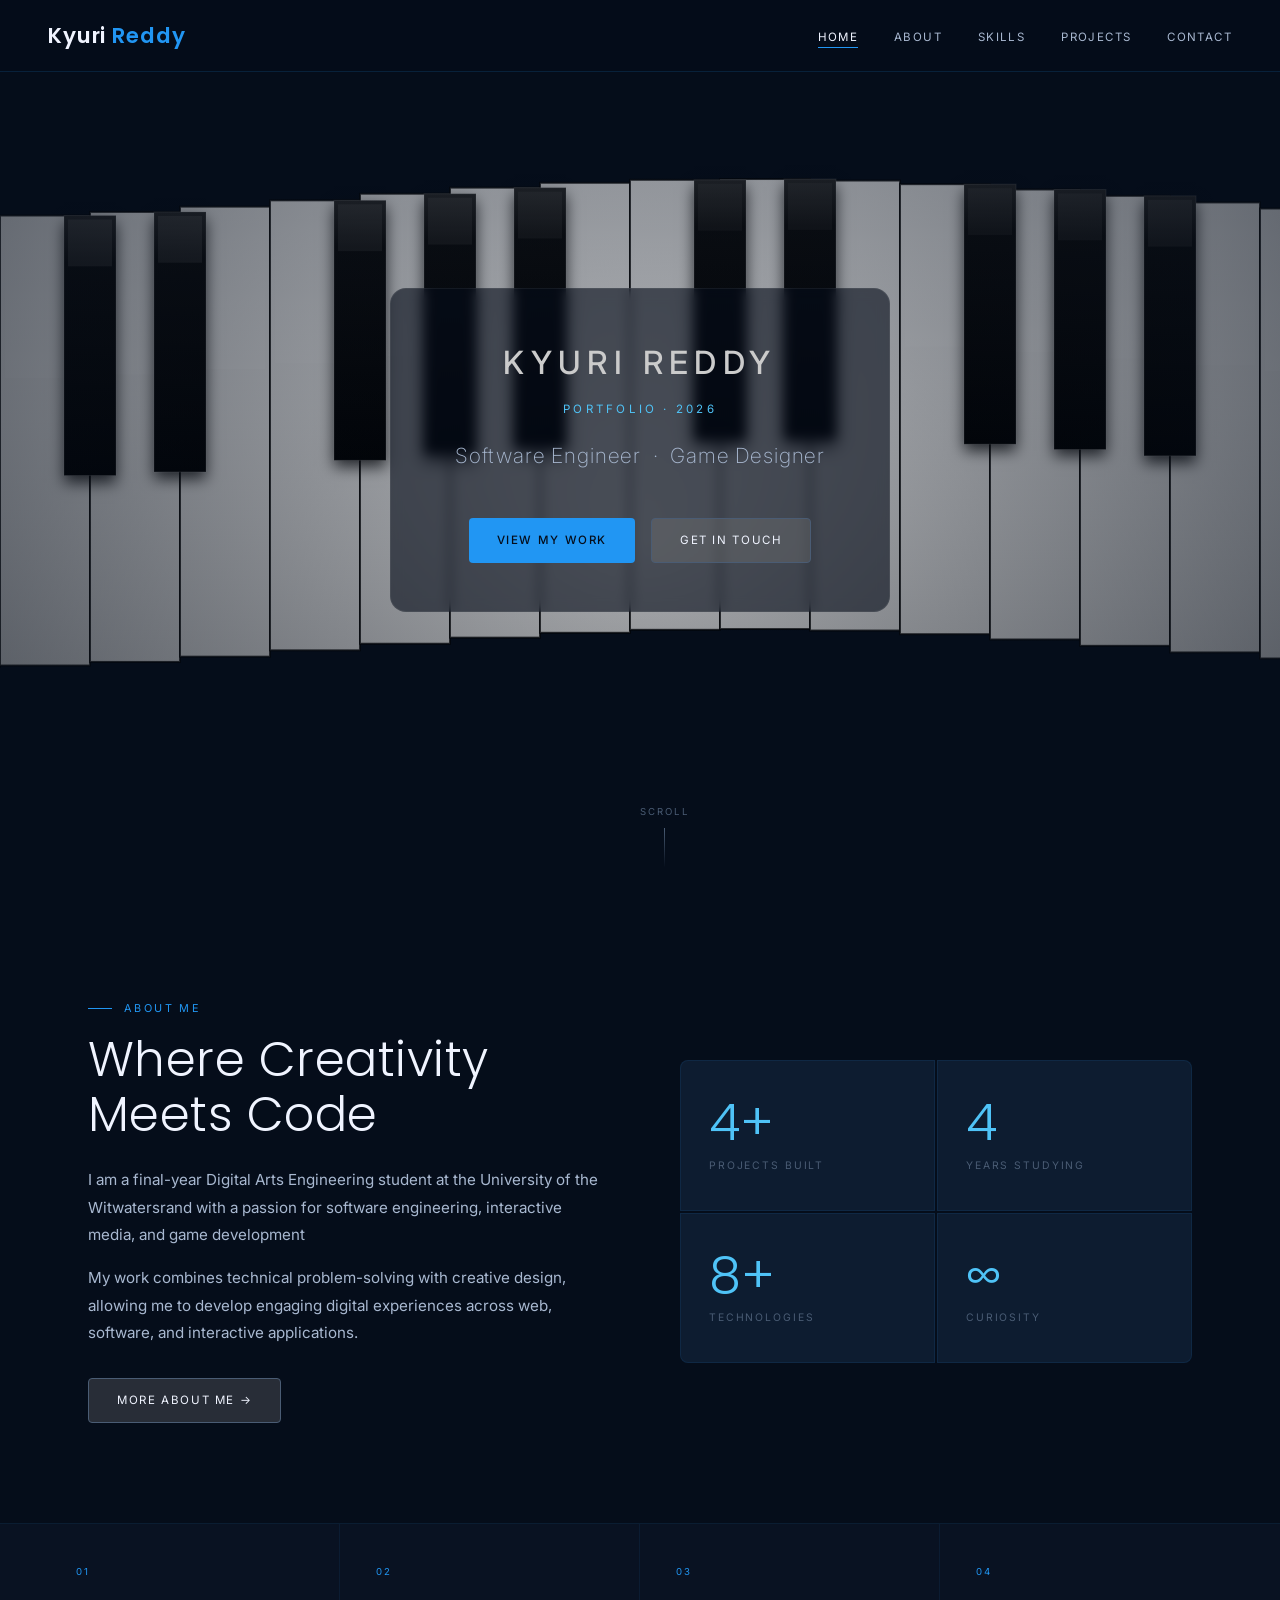
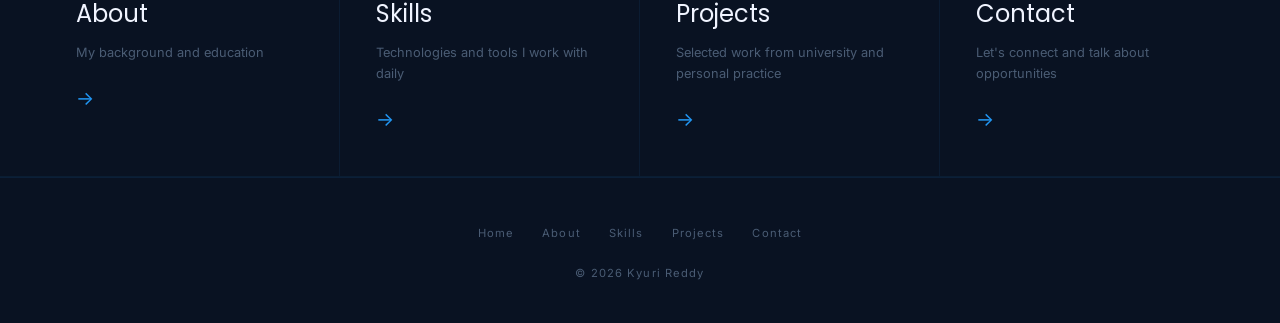
<file: index.html>
<!DOCTYPE html>
<html lang="en">
<head>
  <meta charset="UTF-8">
  <meta name="viewport" content="width=device-width, initial-scale=1.0">
  <title>Home | Kyuri Reddy</title>
  <link rel="stylesheet" href="css/style.css">
  <link rel="stylesheet" href="css/home.css">
</head>
<body>

  <div id="nav-container"></div>

  <div class="page-wrapper" style="padding-top:0;">

    <!-- HERO -->
    <section class="hero" id="hero">
      <canvas id="piano-canvas" aria-hidden="true"></canvas>

<div class="hero-content">
  <p class="hero-name-top">Kyuri Reddy</p>
  <p class="hero-eyebrow">Portfolio · 2026</p>
  <p class="hero-tagline">Software Engineer &nbsp;·&nbsp; Game Designer</p>
  <div class="hero-ctas">
    <a href="pages/projects.html" class="btn btn-primary">View My Work</a>
    <a href="pages/contact.html" class="btn btn-outline">Get In Touch</a>
  </div>
</div>

      <div class="hero-scroll-hint">
        <span>Scroll</span>
        <div class="scroll-line"></div>
      </div>
    </section>

    <!-- INTRO -->
    <section class="intro-section" aria-label="Introduction">
      <div class="intro-text reveal">
        <div class="section-tag">About Me</div>
        <h2>Where Creativity Meets Code</h2>
        <p>I am a final-year Digital Arts Engineering student at the University of the Witwatersrand with a passion for software engineering, interactive media, and game development</p>
        <p>My work combines technical problem-solving with creative design, allowing me to develop engaging digital experiences across web, software, and interactive applications.</p>
        <a href="pages/about.html" class="btn btn-outline">More About Me →</a>
      </div>
      <div class="intro-stats reveal">
        <div class="stat-card">
          <div class="stat-number">4+</div>
          <div class="stat-label">Projects Built</div>
        </div>
        <div class="stat-card">
          <div class="stat-number">4</div>
          <div class="stat-label">Years Studying</div>
        </div>
        <div class="stat-card">
          <div class="stat-number">8+</div>
          <div class="stat-label">Technologies</div>
        </div>
        <div class="stat-card">
          <div class="stat-number">∞</div>
          <div class="stat-label">Curiosity</div>
        </div>
      </div>
    </section>

    <!-- PAGE NAV ROW -->
    <section class="page-nav-section" aria-label="Site navigation">
      <div class="page-nav-row">
        <a href="pages/about.html" class="page-nav-item reveal">
          <div class="pni-num">01</div>
          <div class="pni-title">About</div>
          <div class="pni-desc">My background and education</div>
          <div class="pni-arrow">→</div>
        </a>
        <a href="pages/skills.html" class="page-nav-item reveal">
          <div class="pni-num">02</div>
          <div class="pni-title">Skills</div>
          <div class="pni-desc">Technologies and tools I work with daily</div>
          <div class="pni-arrow">→</div>
        </a>
        <a href="pages/projects.html" class="page-nav-item reveal">
          <div class="pni-num">03</div>
          <div class="pni-title">Projects</div>
          <div class="pni-desc">Selected work from university and personal practice</div>
          <div class="pni-arrow">→</div>
        </a>
        <a href="pages/contact.html" class="page-nav-item reveal">
          <div class="pni-num">04</div>
          <div class="pni-title">Contact</div>
          <div class="pni-desc">Let's connect and talk about opportunities</div>
          <div class="pni-arrow">→</div>
        </a>
      </div>
    </section>

  </div>

  <footer></footer>

  <script src="js/nav.js"></script>
  <script src="js/piano.js"></script>
  <script src="js/scroll-reveal.js"></script>

</body>
</html>
</file>
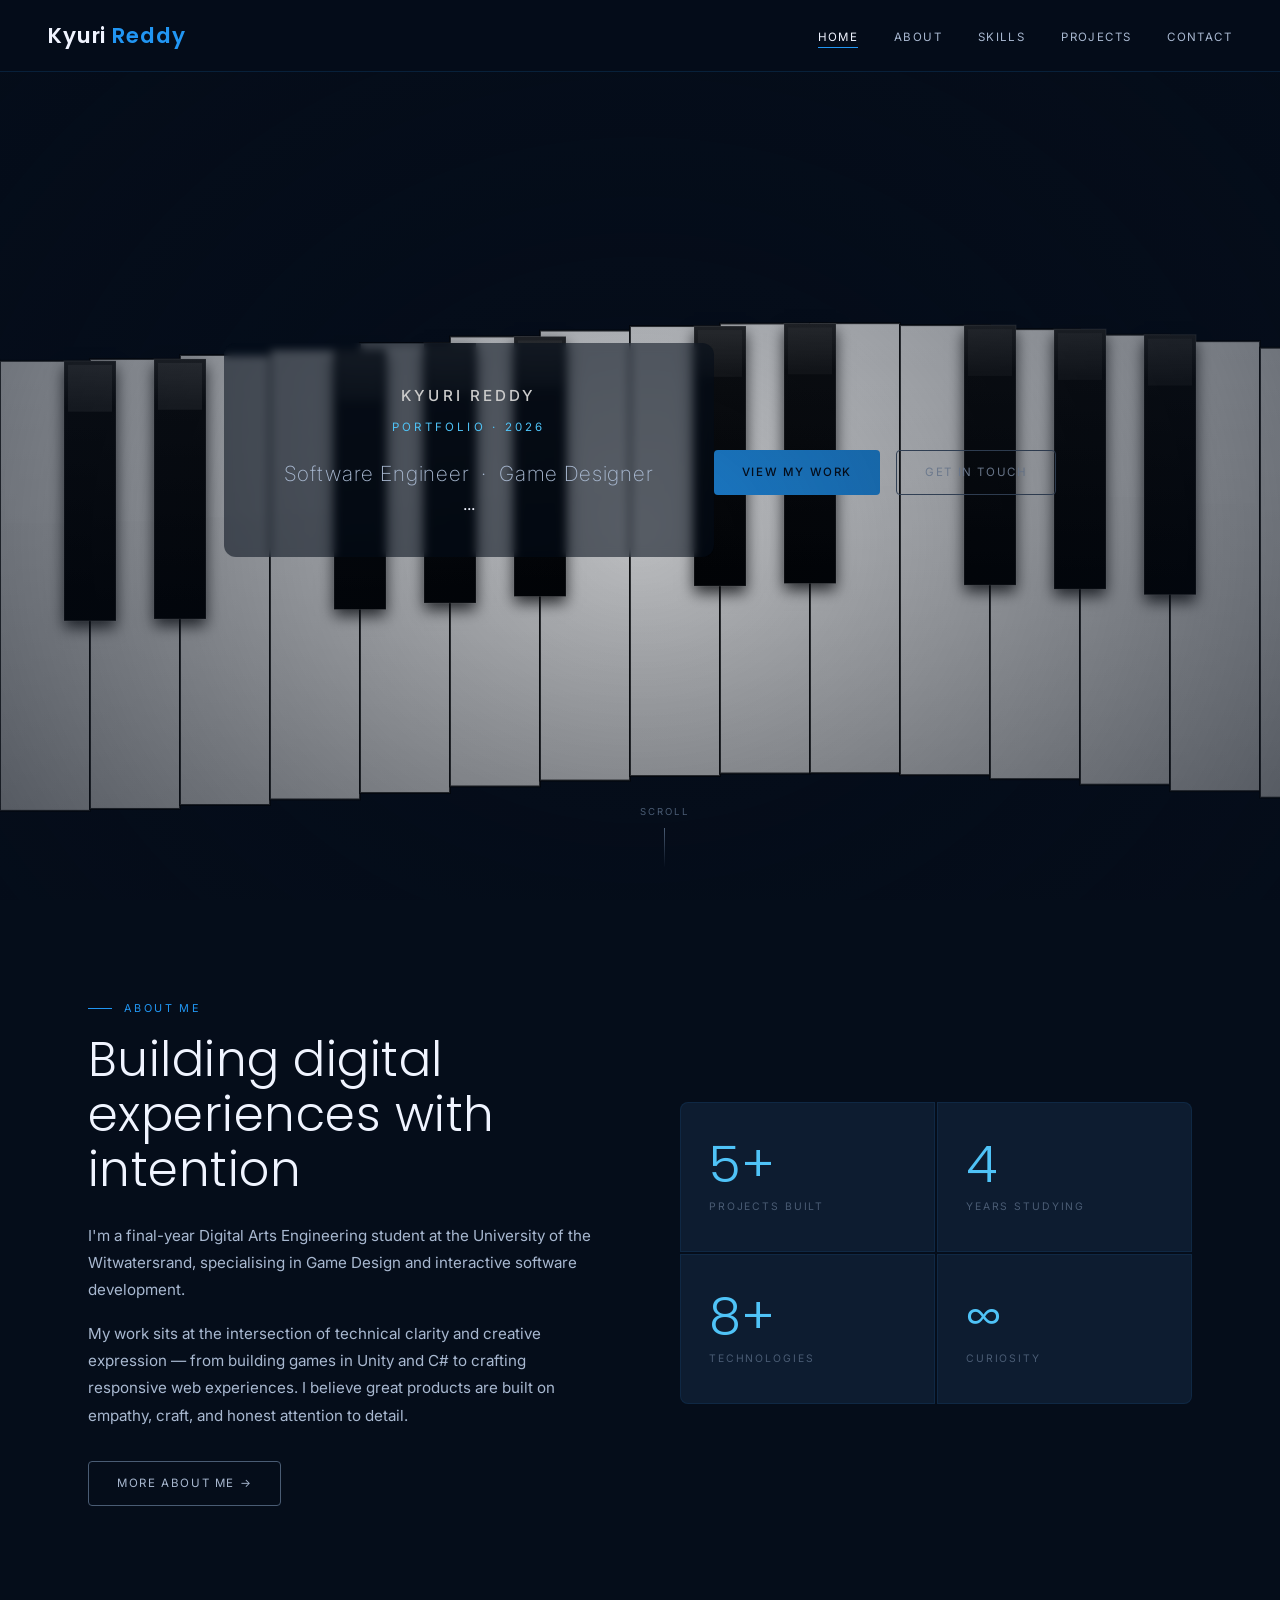
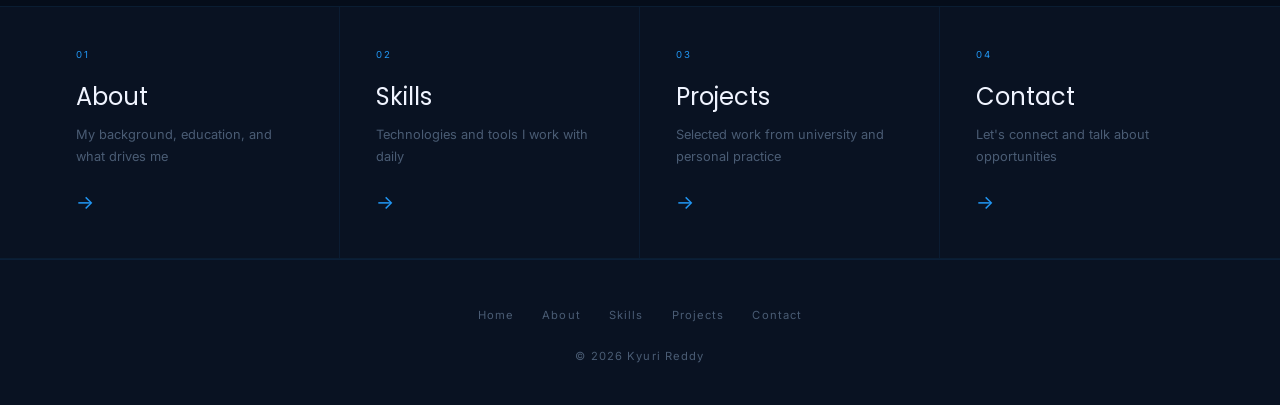
<file: Website/index.html>
<!DOCTYPE html>
<html lang="en">
<head>
  <meta charset="UTF-8">
  <meta name="viewport" content="width=device-width, initial-scale=1.0">
  <title>Kyuri Reddy — Portfolio</title>
  <link rel="stylesheet" href="css/style.css">
  <link rel="stylesheet" href="css/home.css">
</head>
<body>

  <div id="nav-container"></div>

  <div class="page-wrapper" style="padding-top:0;">

    <!-- HERO -->
    <section class="hero" id="hero">
      <canvas id="piano-canvas" aria-hidden="true"></canvas>

<div class="hero-content">
  <p class="hero-name-top">Kyuri Reddy</p>
  <p class="hero-eyebrow">Portfolio · 2026</p>
  <p class="hero-tagline">Software Engineer &nbsp;·&nbsp; Game Designer</p>
  ...
</div><div class="hero-ctas">
          <a href="pages/projects.html" class="btn btn-primary">View My Work</a>
          <a href="pages/contact.html" class="btn btn-outline">Get In Touch</a>
        </div>
      </div>

      <div class="hero-scroll-hint">
        <span>Scroll</span>
        <div class="scroll-line"></div>
      </div>
    </section>

    <!-- INTRO -->
    <section class="intro-section" aria-label="Introduction">
      <div class="intro-text reveal">
        <div class="section-tag">About Me</div>
        <h2>Building digital experiences with intention</h2>
        <p>I'm a final-year Digital Arts Engineering student at the University of the Witwatersrand, specialising in Game Design and interactive software development.</p>
        <p>My work sits at the intersection of technical clarity and creative expression — from building games in Unity and C# to crafting responsive web experiences. I believe great products are built on empathy, craft, and honest attention to detail.</p>
        <a href="pages/about.html" class="btn btn-outline">More About Me →</a>
      </div>
      <div class="intro-stats reveal">
        <div class="stat-card">
          <div class="stat-number">5+</div>
          <div class="stat-label">Projects Built</div>
        </div>
        <div class="stat-card">
          <div class="stat-number">4</div>
          <div class="stat-label">Years Studying</div>
        </div>
        <div class="stat-card">
          <div class="stat-number">8+</div>
          <div class="stat-label">Technologies</div>
        </div>
        <div class="stat-card">
          <div class="stat-number">∞</div>
          <div class="stat-label">Curiosity</div>
        </div>
      </div>
    </section>

    <!-- PAGE NAV ROW -->
    <section class="page-nav-section" aria-label="Site navigation">
      <div class="page-nav-row">
        <a href="pages/about.html" class="page-nav-item reveal">
          <div class="pni-num">01</div>
          <div class="pni-title">About</div>
          <div class="pni-desc">My background, education, and what drives me</div>
          <div class="pni-arrow">→</div>
        </a>
        <a href="pages/skills.html" class="page-nav-item reveal">
          <div class="pni-num">02</div>
          <div class="pni-title">Skills</div>
          <div class="pni-desc">Technologies and tools I work with daily</div>
          <div class="pni-arrow">→</div>
        </a>
        <a href="pages/projects.html" class="page-nav-item reveal">
          <div class="pni-num">03</div>
          <div class="pni-title">Projects</div>
          <div class="pni-desc">Selected work from university and personal practice</div>
          <div class="pni-arrow">→</div>
        </a>
        <a href="pages/contact.html" class="page-nav-item reveal">
          <div class="pni-num">04</div>
          <div class="pni-title">Contact</div>
          <div class="pni-desc">Let's connect and talk about opportunities</div>
          <div class="pni-arrow">→</div>
        </a>
      </div>
    </section>

  </div>

  <footer></footer>

  <script src="js/nav.js"></script>
  <script src="js/piano.js"></script>
  <script src="js/scroll-reveal.js"></script>

</body>
</html>
</file>
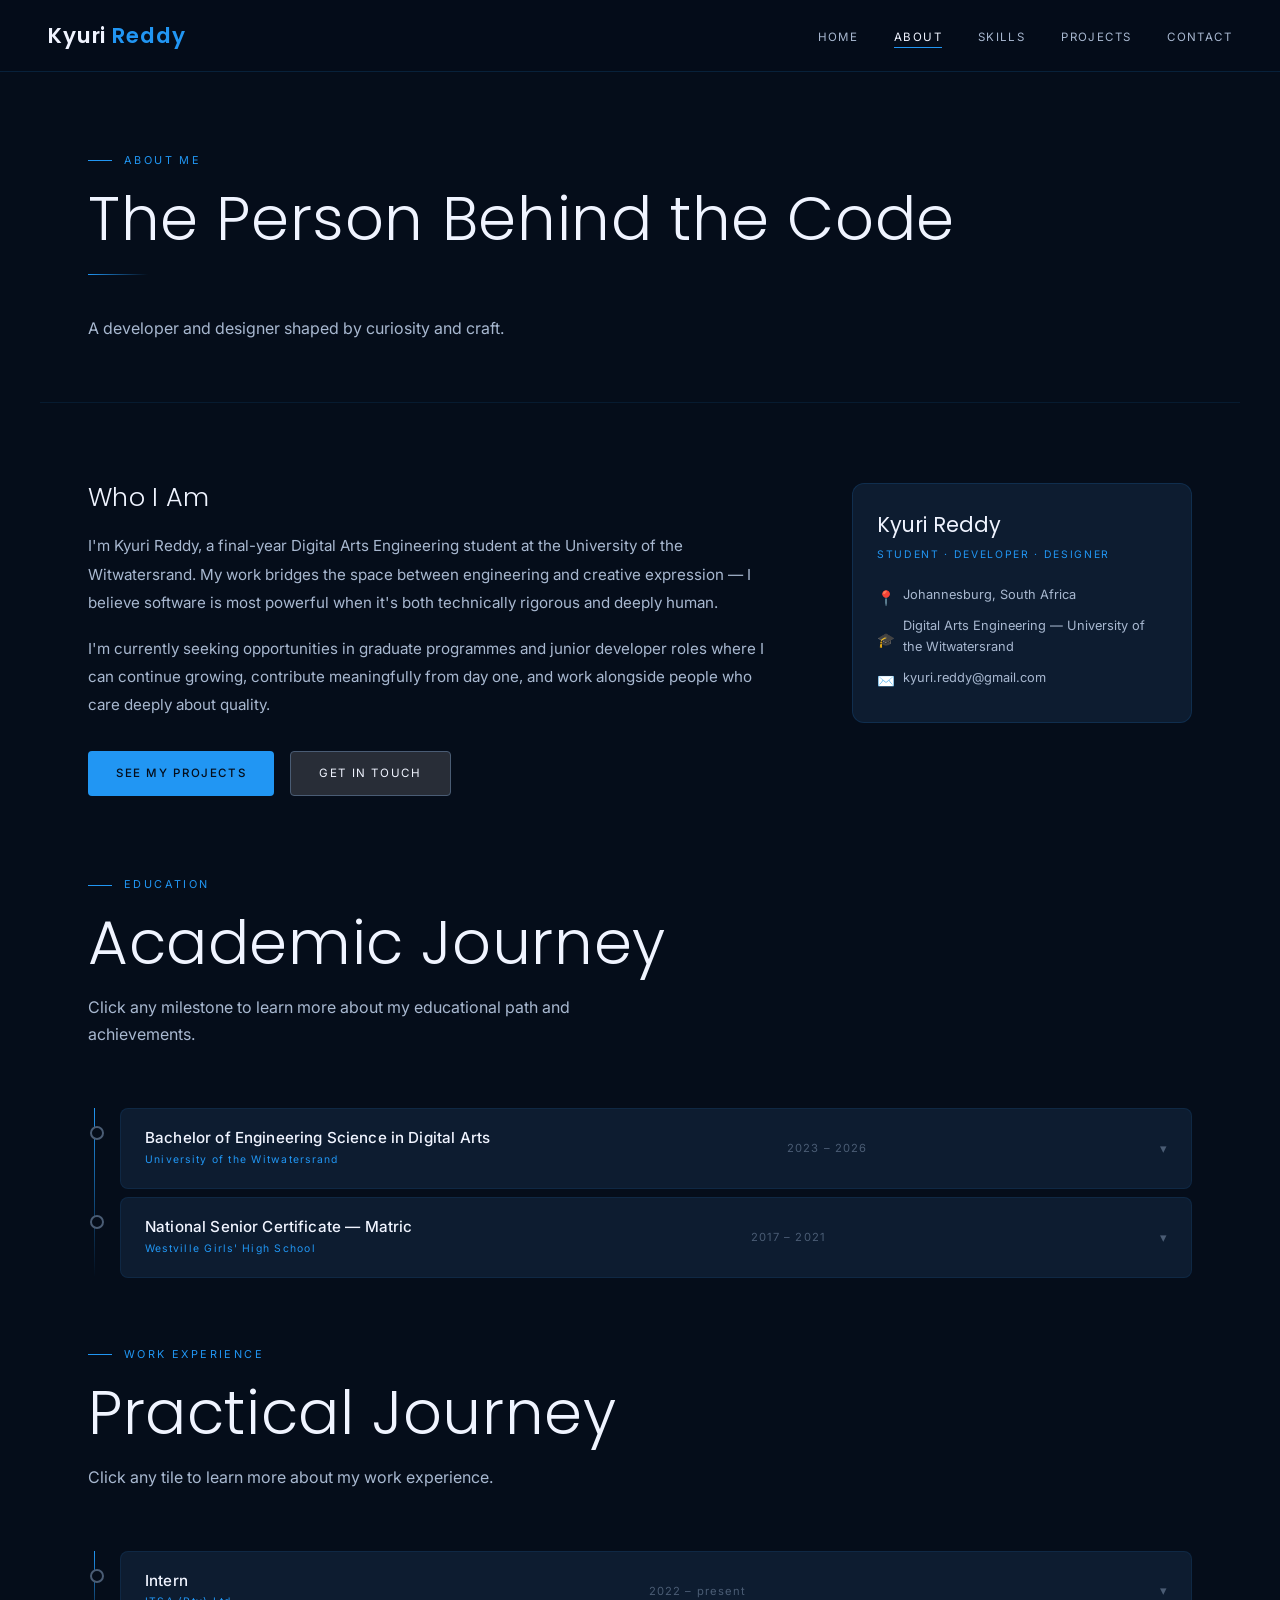
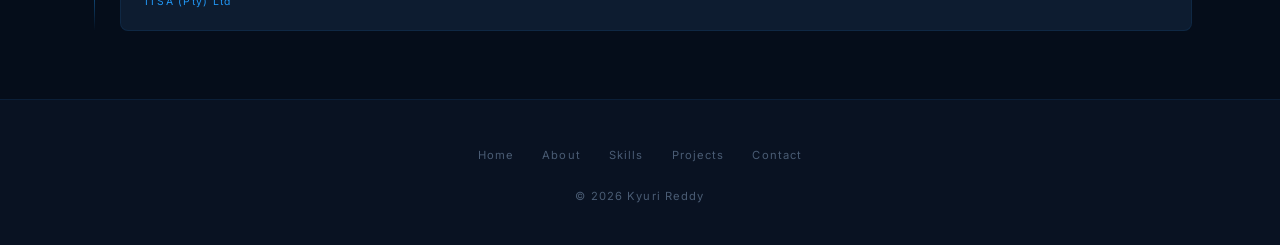
<file: pages/about.html>
<!DOCTYPE html>
<html lang="en">
<head>
  <meta charset="UTF-8">
  <meta name="viewport" content="width=device-width, initial-scale=1.0">
  <title>About | Kyuri Reddy</title>
  <link rel="stylesheet" href="../css/style.css">
  <link rel="stylesheet" href="../css/components.css">
  <link rel="stylesheet" href="../css/about.css">
</head>
<body>
  <div id="nav-container"></div>

  <div class="page-wrapper">

    <header class="page-header">
      <div class="section-tag">About Me</div>
      <h1 class="section-heading">The Person Behind the Code</h1>
      <div class="divider"></div>
      <p class="section-sub" style="margin-bottom:0;">
        A developer and designer shaped by curiosity and craft.
      </p>
    </header>

    <div class="about-grid">

      <!-- Biography -->
      <div class="bio-text reveal">
        <h3>Who I Am</h3>
        <p>I'm Kyuri Reddy, a final-year Digital Arts Engineering student at the University of the Witwatersrand. 
          My work bridges the space between engineering and creative expression — I believe software is most powerful when it's both technically rigorous and deeply human.</p>
        <p>I'm currently seeking opportunities in graduate programmes and junior developer roles where I can continue growing, contribute meaningfully from day one, and work alongside people who care deeply about quality.</p>
        <div style="margin-top:32px; display:flex; gap:16px; flex-wrap:wrap;">
          <a href="projects.html" class="btn btn-primary">See My Projects</a>
          <a href="contact.html" class="btn btn-outline">Get In Touch</a>
        </div>
      </div>

      <!-- Profile Card -->
<div class="profile-card reveal">
  <div class="profile-info">
    <div class="profile-name">Kyuri Reddy</div>
    <div class="profile-role">Student · Developer · Designer</div>
    <div class="profile-detail">
      <span class="icon">📍</span>
      <span>Johannesburg, South Africa</span>
    </div>
    <div class="profile-detail">
      <span class="icon">🎓</span>
      <span>Digital Arts Engineering — University of the Witwatersrand</span>
    </div>
    <div class="profile-detail">
      <span class="icon">✉️</span>
      <span>kyuri.reddy@gmail.com</span>
    </div>
  </div>
</div>

    </div>

    <main>
    <!-- Education Timeline -->
    <section class="timeline-section">
      <div class="section-tag reveal">Education</div>
      <h2 class="section-heading reveal">Academic Journey</h2>
      <p class="section-sub reveal">Click any milestone to learn more about my educational path and achievements.</p>

      <div class="timeline" id="timeline">

        <div class="timeline-item" data-id="0">
          <div class="timeline-dot"></div>
          <div class="timeline-header">
            <div class="timeline-meta">
              <h4>Bachelor of Engineering Science in Digital Arts</h4>
              <div class="tl-institution">University of the Witwatersrand</div>
            </div>
            <div class="timeline-year">2023 – 2026</div>
            <span class="timeline-chevron">▾</span>
          </div>
          <div class="timeline-body">
            <p>Currently completing my final year of the BEngSc Digital Arts degree with a specialisation in Game Design.</p>
            <p>Physics, Mathematics, Electric Circuits, Software Development, Electromagnetic Systems and Game Design are the core subjects. 
              My final year has deepened my ability to produce production-quality digital work that meets real client and industry standards.</p>
          </div>
        </div>

        <div class="timeline-item" data-id="1">
          <div class="timeline-dot"></div>
          <div class="timeline-header">
            <div class="timeline-meta">
              <h4>National Senior Certificate — Matric</h4>
              <div class="tl-institution">Westville Girls' High School</div>
            </div>
            <div class="timeline-year">2017 – 2021</div>
            <span class="timeline-chevron">▾</span>
          </div>
          <div class="timeline-body">
            <p>Completed my National Senior Certificate with distinctions in 6 subjects including Mathematics, Physical Sciences, Life Sciences, History and English Home Language.</p>
          </div>
        </div>
      </div>
      </div>
    
 

     <!-- Work Experience Timeline -->
    <section class="timeline-section">
      <div class="section-tag reveal">Work Experience</div>
      <h2 class="section-heading reveal">Practical Journey</h2>
      <p class="section-sub reveal">Click any tile to learn more about my work experience. </p>

      <div class="timeline" id="timeline-work">

        <div class="timeline-item" data-id="0">
          <div class="timeline-dot"></div>
          <div class="timeline-header">
            <div class="timeline-meta">
              <h4>Intern</h4>
              <div class="tl-institution">ITSA (Pty) Ltd</div>
            </div>
            <div class="timeline-year">2022 – present</div>
            <span class="timeline-chevron">▾</span>
          </div>
          <div class="timeline-body">
            <p>Started with Data Capturing, moved to data creation, modification, task management. Advanced to database management, creation of front-end user requests and coding. Currently working on game platform design, mobile applications. In addition to the above, I am being mentored on AI application, analytics and business intelligence</p>
          </div>
        </div>
      </div>
    </section>
    </main>


  </div>

  <footer></footer>

  <script src="../js/nav.js"></script>
  <script src="../js/scroll-reveal.js"></script>
  <script src="../js/timeline.js"></script>
</body>
</html>
</file>
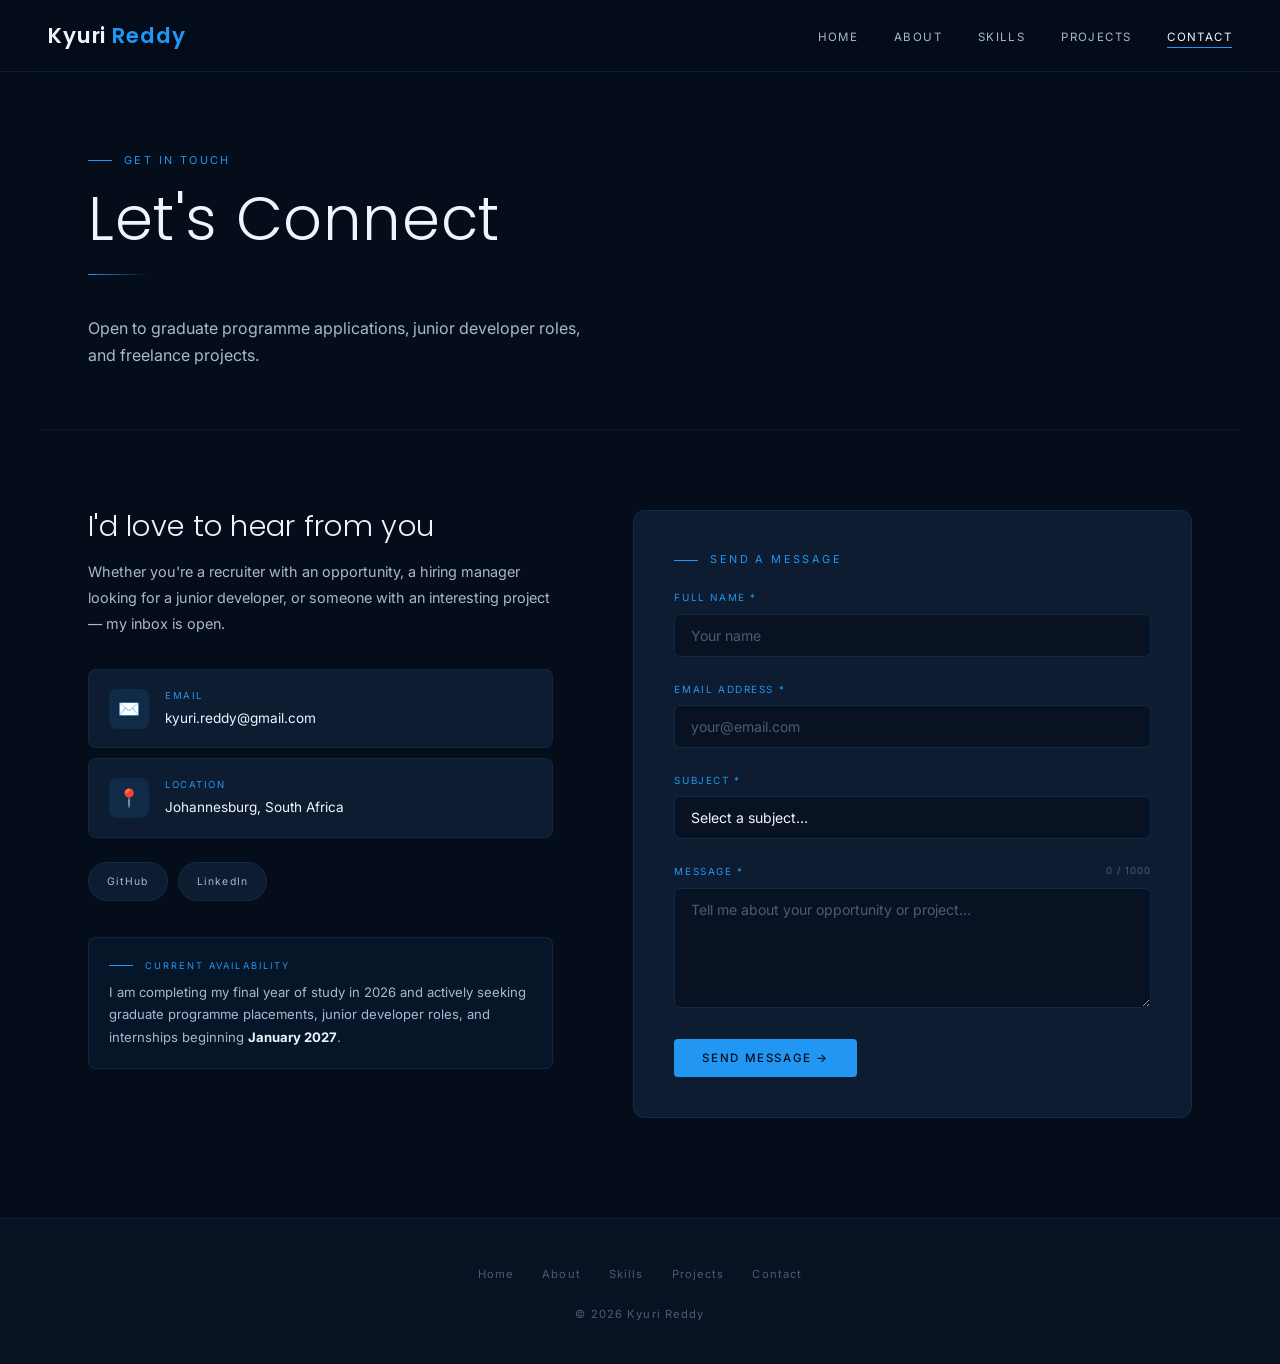
<file: pages/contact.html>
<!DOCTYPE html>
<html lang="en">
<head>
  <meta charset="UTF-8">
  <meta name="viewport" content="width=device-width, initial-scale=1.0">
  <title>Contact | Kyuri Reddy</title>
  <link rel="stylesheet" href="../css/style.css">
  <link rel="stylesheet" href="../css/components.css">
  <link rel="stylesheet" href="../css/contact.css">
</head>
<body>
  <div id="nav-container"></div>

  <div class="page-wrapper">

    <header class="page-header">
      <div class="section-tag">Get In Touch</div>
      <h1 class="section-heading">Let's Connect</h1>
      <div class="divider"></div>
      <p class="section-sub" style="margin-bottom:0;">
        Open to graduate programme applications, junior developer roles, and freelance projects.
      </p>
    </header>

    <div class="contact-layout">

      <!-- Contact Info -->
      <div class="contact-info reveal">
        <h3>I'd love to hear from you</h3>
        <p>Whether you're a recruiter with an opportunity, a hiring manager looking for a junior developer, or someone with an interesting project — my inbox is open.</p>

        <a class="contact-item" href="mailto:kyuri.reddy@gmail.com">
          <div class="contact-icon">✉️</div>
          <div class="contact-item-content">
            <div class="ci-label">Email</div>
            <div class="ci-value">kyuri.reddy@gmail.com</div>
          </div>
        </a>


        <div class="contact-item" style="cursor:default; pointer-events:none;">
          <div class="contact-icon">📍</div>
          <div class="contact-item-content">
            <div class="ci-label">Location</div>
            <div class="ci-value">Johannesburg, South Africa</div>
          </div>
        </div>

        <div class="social-row">
          <a href="https://github.com/KyuriR" target="_blank" class="social-btn">GitHub</a>
          <a href="https://linkedin.com" target="_blank" class="social-btn">LinkedIn</a>
        </div>

        <div style="margin-top:36px; padding:20px; background:rgba(33,150,243,0.06); border:1px solid rgba(33,150,243,0.15); border-radius:8px;">
          <div class="section-tag" style="margin-bottom:8px; font-size:0.58rem;">Current Availability</div>
          <p style="font-size:0.82rem; color:var(--white-dim); line-height:1.7; margin:0;">
            I am completing my final year of study in 2026 and actively seeking graduate programme placements, junior developer roles, and internships beginning <strong style="color:var(--white);">January 2027</strong>.
          </p>
        </div>
      </div>

      <!-- Contact Form -->
      <div class="contact-form-wrap reveal">
        <div class="section-tag" style="margin-bottom:20px;">Send a Message</div>
        <form id="contact-form" novalidate>

          <div class="form-group" id="fg-name">
            <label class="form-label" for="f-name">Full Name *</label>
            <input class="form-input" id="f-name" type="text" placeholder="Your name" autocomplete="name">
            <span class="form-check">✓</span>
            <span class="form-error-msg" id="err-name">Please enter your name.</span>
          </div>

          <div class="form-group" id="fg-email">
            <label class="form-label" for="f-email">Email Address *</label>
            <input class="form-input" id="f-email" type="email" placeholder="your@email.com" autocomplete="email">
            <span class="form-check">✓</span>
            <span class="form-error-msg" id="err-email">Please enter a valid email address.</span>
          </div>
          
          <div class="form-group" id="fg-subject">
            <label class="form-label" for="f-subject">Subject *</label>
            <select class="form-select" id="f-subject">
              <option value="">Select a subject…</option>
              <option value="graduate">Graduate Programme Opportunity</option>
              <option value="job">Job / Internship</option>
              <option value="freelance">Freelance Project</option>
              <option value="collab">Collaboration</option>
              <option value="other">Other</option>
            </select>
            <span class="form-error-msg" id="err-subject">Please select a subject.</span>
          </div>


          <div class="form-group" id="fg-message">
            <label class="form-label" for="f-message">Message * <span id="msg-chars" class="char-count">0 / 1000</span></label>
            <textarea class="form-textarea" id="f-message" placeholder="Tell me about your opportunity or project…" maxlength="1000"></textarea>
            <span class="form-error-msg" id="err-message">Please write a message (minimum 20 characters).</span>
          </div>

          <div class="form-submit-row">
            <button type="submit" class="btn btn-primary" id="submit-btn">
              Send Message →
            </button>
            <span class="form-submit-status" id="submit-status"></span>
          </div>

        </form>
      </div>

    </div>
  </div>

  <footer></footer>

  <script src="../js/nav.js"></script>
  <script src="../js/scroll-reveal.js"></script>
  <script src="../js/form-validation.js"></script>
</body>
</html>
</file>
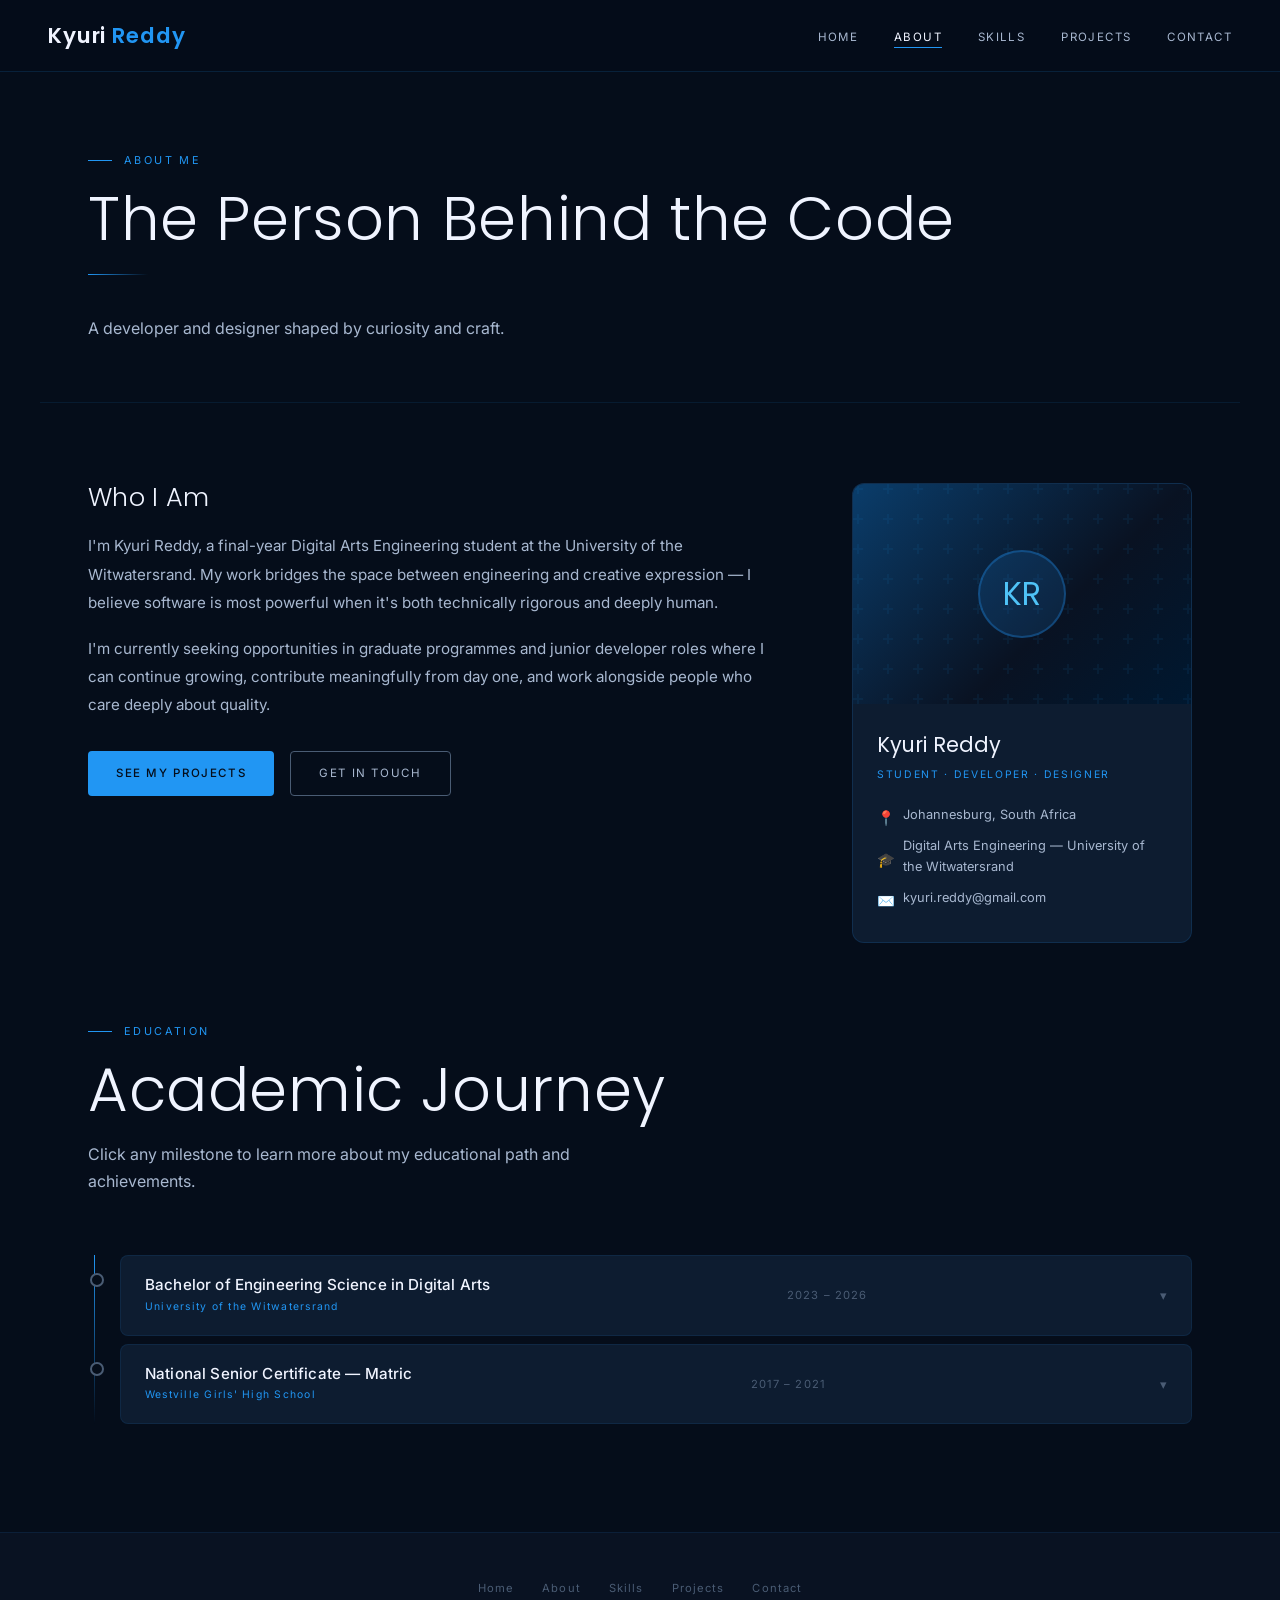
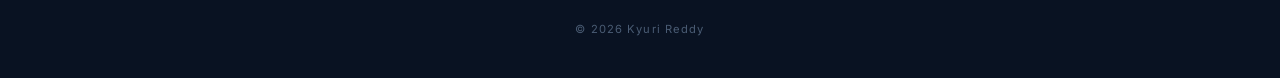
<file: Website/pages/about.html>
<!DOCTYPE html>
<html lang="en">
<head>
  <meta charset="UTF-8">
  <meta name="viewport" content="width=device-width, initial-scale=1.0">
  <title>About — Kyuri Reddy</title>
  <link rel="stylesheet" href="../css/style.css">
  <link rel="stylesheet" href="../css/components.css">
  <link rel="stylesheet" href="../css/about.css">
</head>
<body>
  <div id="nav-container"></div>

  <div class="page-wrapper">

    <header class="page-header">
      <div class="section-tag">About Me</div>
      <h1 class="section-heading">The Person Behind the Code</h1>
      <div class="divider"></div>
      <p class="section-sub" style="margin-bottom:0;">
        A developer and designer shaped by curiosity and craft.
      </p>
    </header>

    <div class="about-grid">

      <!-- Biography -->
      <div class="bio-text reveal">
        <h3>Who I Am</h3>
        <p>I'm Kyuri Reddy, a final-year Digital Arts Engineering student at the University of the Witwatersrand. My work bridges the space between engineering and creative expression — I believe software is most powerful when it's both technically rigorous and deeply human.</p>
        <p>I'm currently seeking opportunities in graduate programmes and junior developer roles where I can continue growing, contribute meaningfully from day one, and work alongside people who care deeply about quality.</p>
        <div style="margin-top:32px; display:flex; gap:16px; flex-wrap:wrap;">
          <a href="projects.html" class="btn btn-primary">See My Projects</a>
          <a href="contact.html" class="btn btn-outline">Get In Touch</a>
        </div>
      </div>

      <!-- Profile Card -->
      <div class="profile-card reveal">
        <div class="profile-img-area">
          <div class="profile-initials">KR</div>
        </div>
        <div class="profile-info">
          <div class="profile-name">Kyuri Reddy</div>
          <div class="profile-role">Student · Developer · Designer</div>
          <div class="profile-detail">
            <span class="icon">📍</span>
            <span>Johannesburg, South Africa</span>
          </div>
          <div class="profile-detail">
            <span class="icon">🎓</span>
            <span>Digital Arts Engineering — University of the Witwatersrand</span>
          </div>
          <div class="profile-detail">
            <span class="icon">✉️</span>
            <span>kyuri.reddy@gmail.com</span>
          </div>
        </div>
      </div>

    </div>

    <!-- Education Timeline -->
    <section class="timeline-section">
      <div class="section-tag reveal">Education</div>
      <h2 class="section-heading reveal">Academic Journey</h2>
      <p class="section-sub reveal">Click any milestone to learn more about my educational path and achievements.</p>

      <div class="timeline" id="timeline">

        <div class="timeline-item" data-id="0">
          <div class="timeline-dot"></div>
          <div class="timeline-header">
            <div class="timeline-meta">
              <h4>Bachelor of Engineering Science in Digital Arts</h4>
              <div class="tl-institution">University of the Witwatersrand</div>
            </div>
            <div class="timeline-year">2023 – 2026</div>
            <span class="timeline-chevron">▾</span>
          </div>
          <div class="timeline-body">
            <p>Currently completing my third and final year of the BEngSc Digital Arts degree with a specialisation in Game Design.</p>
            <p>Key modules include Interactive Media 3A (this portfolio exam), Advanced Web Development, UX Research Methods, and Creative Coding. My final year has deepened my ability to produce production-quality digital work that meets real client and industry standards.</p>
          </div>
        </div>

        <div class="timeline-item" data-id="1">
          <div class="timeline-dot"></div>
          <div class="timeline-header">
            <div class="timeline-meta">
              <h4>National Senior Certificate — Matric</h4>
              <div class="tl-institution">Westville Girls' High School</div>
            </div>
            <div class="timeline-year">2017 – 2021</div>
            <span class="timeline-chevron">▾</span>
          </div>
          <div class="timeline-body">
            <p>Completed my National Senior Certificate with distinctions in 6 subjects including Mathematics, Physical Sciences, Life Sciences, and English Home Language.</p>
          </div>
        </div>

      </div>
    </section>

  </div>

  <footer></footer>

  <script src="../js/nav.js"></script>
  <script src="../js/scroll-reveal.js"></script>
  <script src="../js/timeline.js"></script>
</body>
</html>
</file>
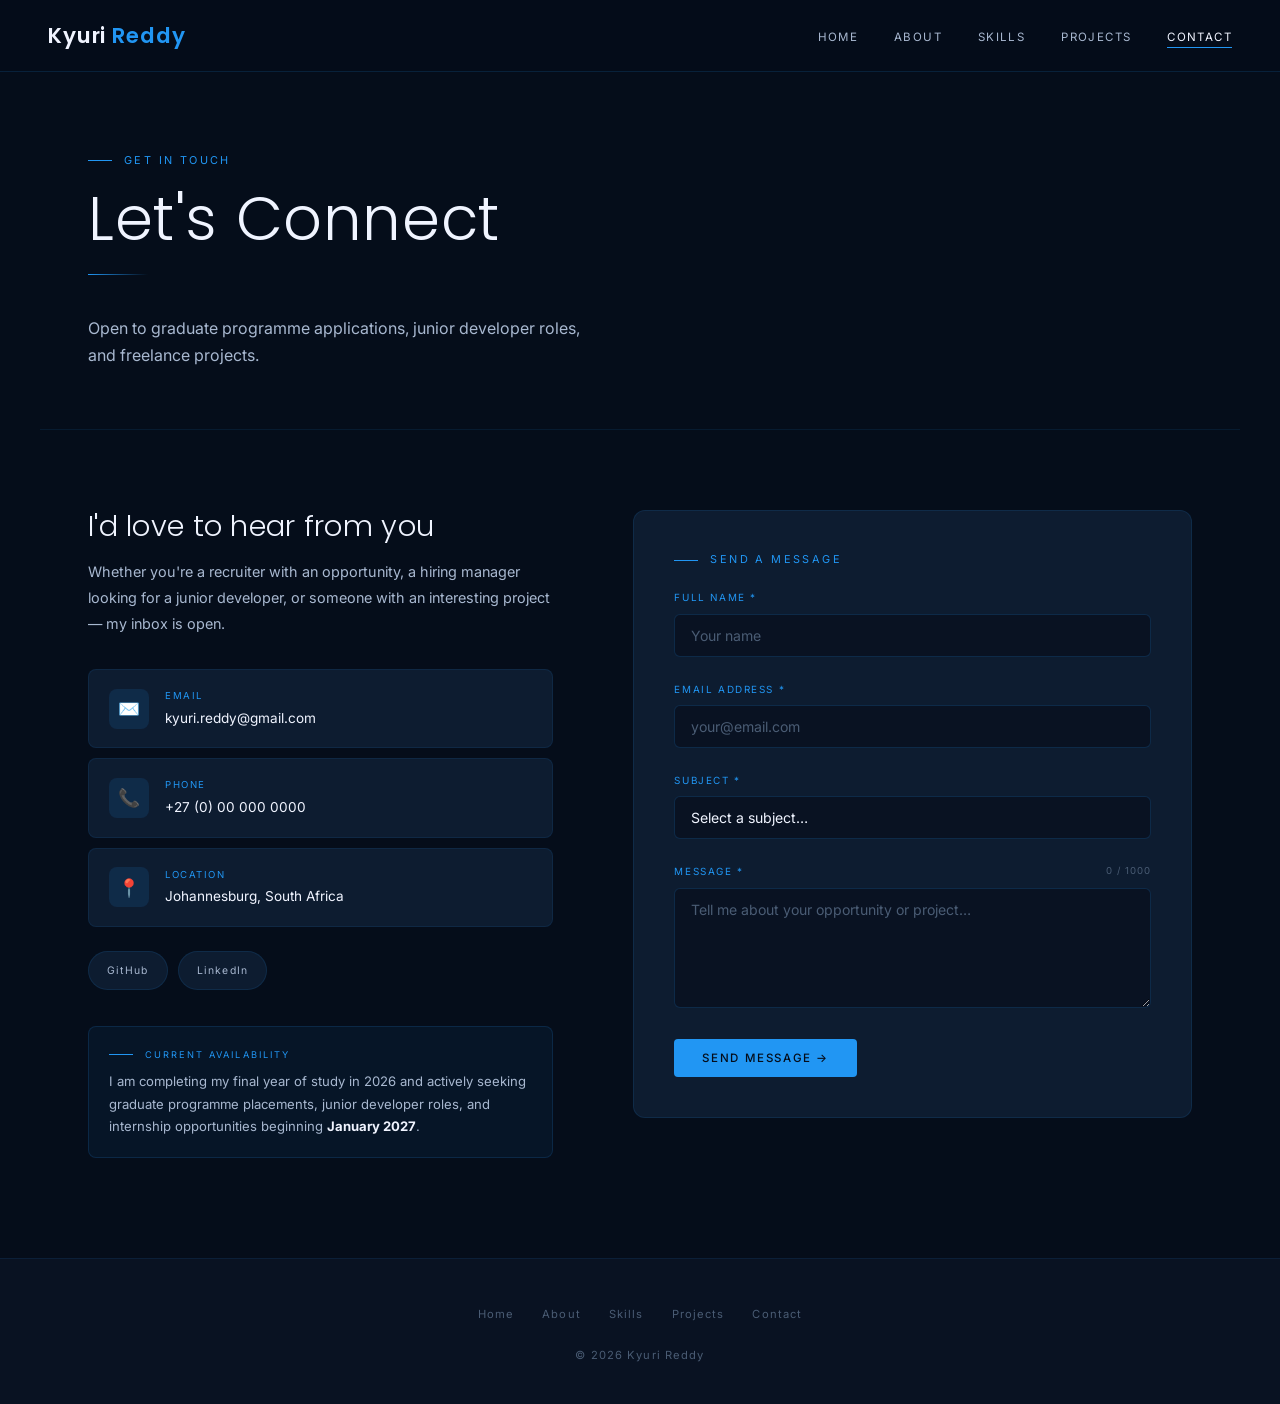
<file: Website/pages/contact.html>
<!DOCTYPE html>
<html lang="en">
<head>
  <meta charset="UTF-8">
  <meta name="viewport" content="width=device-width, initial-scale=1.0">
  <title>Contact — Kyuri Reddy</title>
  <link rel="stylesheet" href="../css/style.css">
  <link rel="stylesheet" href="../css/components.css">
  <link rel="stylesheet" href="../css/contact.css">
</head>
<body>
  <div id="nav-container"></div>

  <div class="page-wrapper">

    <header class="page-header">
      <div class="section-tag">Get In Touch</div>
      <h1 class="section-heading">Let's Connect</h1>
      <div class="divider"></div>
      <p class="section-sub" style="margin-bottom:0;">
        Open to graduate programme applications, junior developer roles, and freelance projects.
      </p>
    </header>

    <div class="contact-layout">

      <!-- Contact Info -->
      <div class="contact-info reveal">
        <h3>I'd love to hear from you</h3>
        <p>Whether you're a recruiter with an opportunity, a hiring manager looking for a junior developer, or someone with an interesting project — my inbox is open.</p>

        <a class="contact-item" href="mailto:kyuri.reddy@gmail.com">
          <div class="contact-icon">✉️</div>
          <div class="contact-item-content">
            <div class="ci-label">Email</div>
            <div class="ci-value">kyuri.reddy@gmail.com</div>
          </div>
        </a>

        <a class="contact-item" href="tel:+27000000000">
          <div class="contact-icon">📞</div>
          <div class="contact-item-content">
            <div class="ci-label">Phone</div>
            <div class="ci-value">+27 (0) 00 000 0000</div>
          </div>
        </a>

        <div class="contact-item" style="cursor:default; pointer-events:none;">
          <div class="contact-icon">📍</div>
          <div class="contact-item-content">
            <div class="ci-label">Location</div>
            <div class="ci-value">Johannesburg, South Africa</div>
          </div>
        </div>

        <div class="social-row">
          <a href="https://github.com/KyuriR" target="_blank" class="social-btn">GitHub</a>
          <a href="https://linkedin.com" target="_blank" class="social-btn">LinkedIn</a>
        </div>

        <div style="margin-top:36px; padding:20px; background:rgba(33,150,243,0.06); border:1px solid rgba(33,150,243,0.15); border-radius:8px;">
          <div class="section-tag" style="margin-bottom:8px; font-size:0.58rem;">Current Availability</div>
          <p style="font-size:0.82rem; color:var(--white-dim); line-height:1.7; margin:0;">
            I am completing my final year of study in 2026 and actively seeking graduate programme placements, junior developer roles, and internship opportunities beginning <strong style="color:var(--white);">January 2027</strong>.
          </p>
        </div>
      </div>

      <!-- Contact Form -->
      <div class="contact-form-wrap reveal">
        <div class="section-tag" style="margin-bottom:20px;">Send a Message</div>
        <form id="contact-form" novalidate>

          <div class="form-group" id="fg-name">
            <label class="form-label" for="f-name">Full Name *</label>
            <input class="form-input" id="f-name" type="text" placeholder="Your name" autocomplete="name">
            <span class="form-check">✓</span>
            <span class="form-error-msg" id="err-name">Please enter your name.</span>
          </div>

          <div class="form-group" id="fg-email">
            <label class="form-label" for="f-email">Email Address *</label>
            <input class="form-input" id="f-email" type="email" placeholder="your@email.com" autocomplete="email">
            <span class="form-check">✓</span>
            <span class="form-error-msg" id="err-email">Please enter a valid email address.</span>
          </div>

          <div class="form-group" id="fg-subject">
            <label class="form-label" for="f-subject">Subject *</label>
            <select class="form-select" id="f-subject">
              <option value="">Select a subject…</option>
              <option value="graduate">Graduate Programme Opportunity</option>
              <option value="job">Job / Internship</option>
              <option value="freelance">Freelance Project</option>
              <option value="collab">Collaboration</option>
              <option value="other">Other</option>
            </select>
            <span class="form-error-msg" id="err-subject">Please select a subject.</span>
          </div>

          <div class="form-group" id="fg-message">
            <label class="form-label" for="f-message">Message * <span id="msg-chars" class="char-count">0 / 1000</span></label>
            <textarea class="form-textarea" id="f-message" placeholder="Tell me about your opportunity or project…" maxlength="1000"></textarea>
            <span class="form-error-msg" id="err-message">Please write a message (minimum 20 characters).</span>
          </div>

          <div class="form-submit-row">
            <button type="submit" class="btn btn-primary" id="submit-btn">
              Send Message →
            </button>
            <span class="form-submit-status" id="submit-status"></span>
          </div>

        </form>
      </div>

    </div>
  </div>

  <footer></footer>

  <script src="../js/nav.js"></script>
  <script src="../js/scroll-reveal.js"></script>
  <script src="../js/form-validation.js"></script>
</body>
</html>
</file>
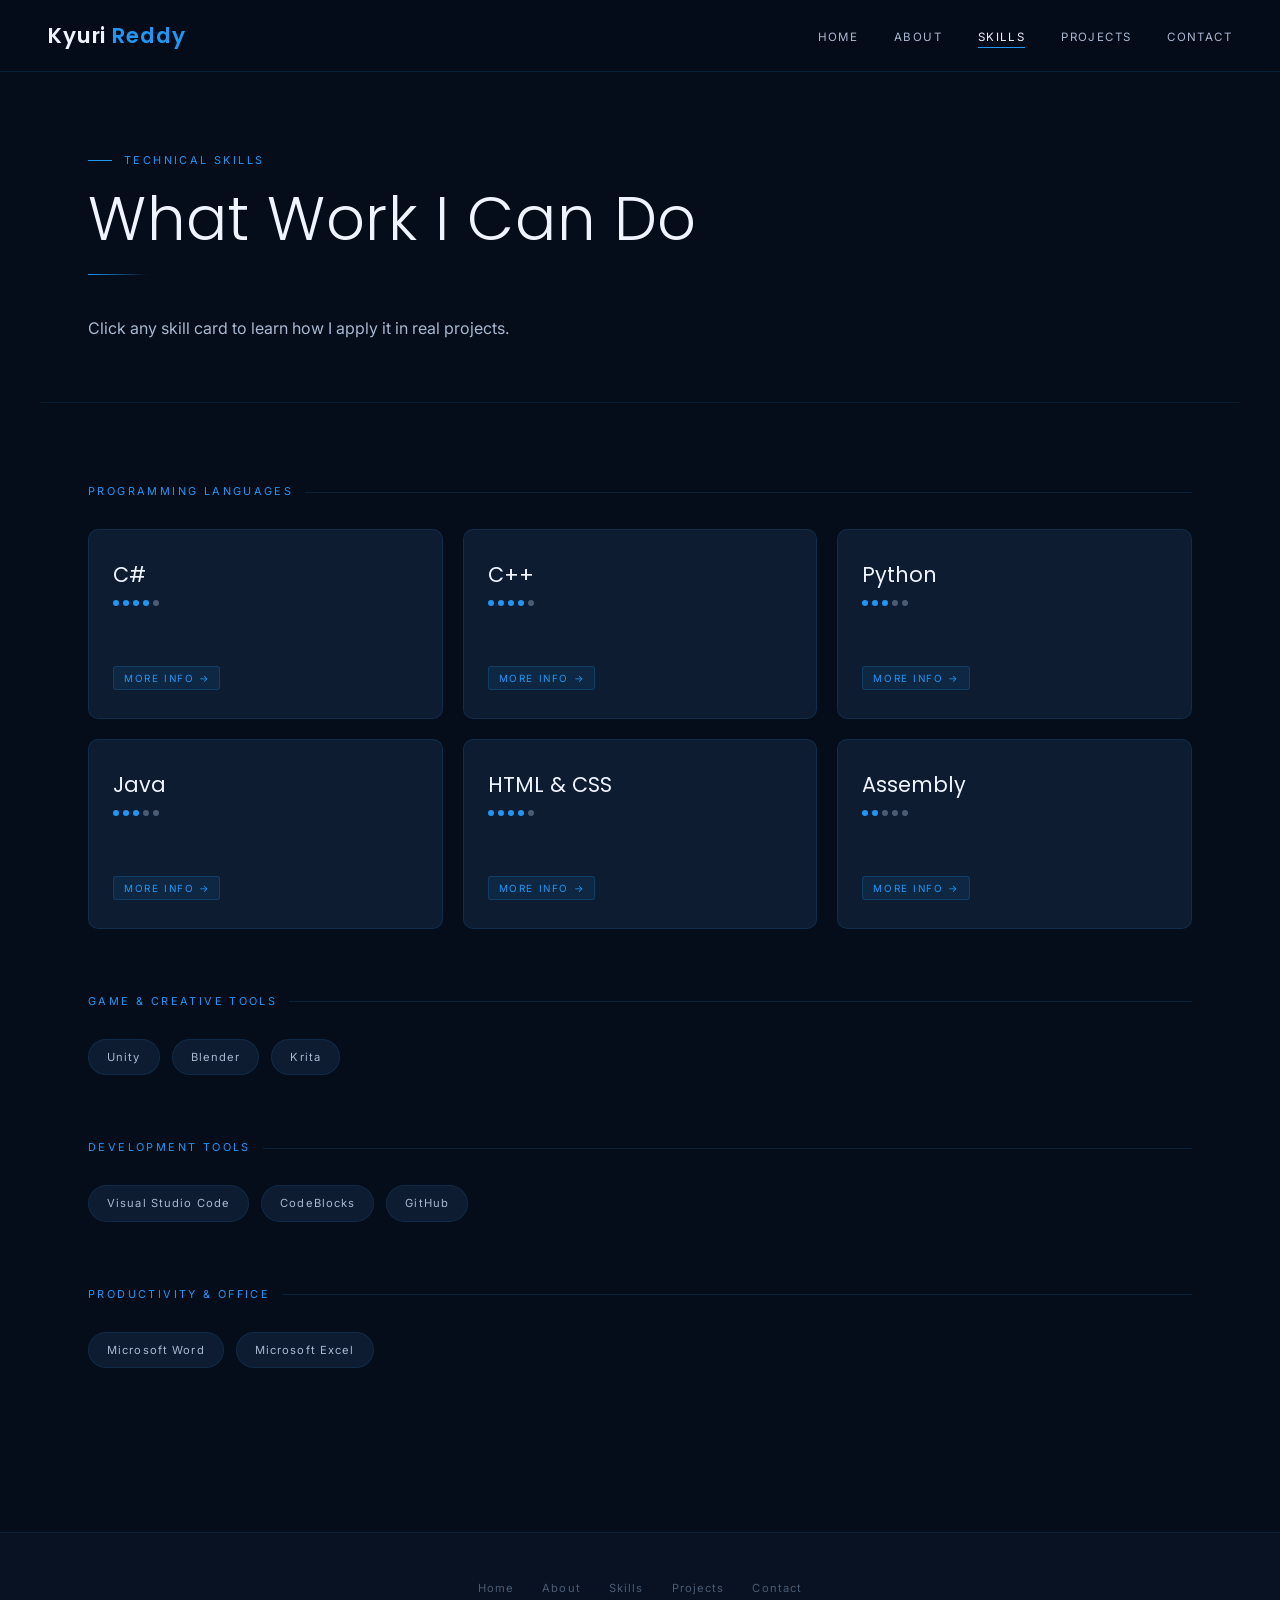
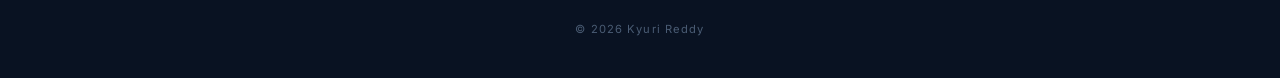
<file: Website/pages/skills.html>
<!DOCTYPE html>
<html lang="en">
<head>
  <meta charset="UTF-8">
  <meta name="viewport" content="width=device-width, initial-scale=1.0">
  <title>Skills — Kyuri Reddy</title>
  <link rel="stylesheet" href="../css/style.css">
  <link rel="stylesheet" href="../css/components.css">
  <link rel="stylesheet" href="../css/skills.css">
</head>
<body>
  <div id="nav-container"></div>

  <div class="page-wrapper">

    <header class="page-header">
      <div class="section-tag">Technical Skills</div>
      <h1 class="section-heading">What Work I Can Do</h1>
      <div class="divider"></div>
      <p class="section-sub" style="margin-bottom:0;">
        Click any skill card to learn how I apply it in real projects.
      </p>
    </header>

    <section class="skills-section">

      <!-- Programming Languages -->
      <div class="skills-category reveal">
        <div class="skills-category-title">Programming Languages</div>
        <div class="skills-grid">

          <div class="skill-card-wrap" data-id="csharp">
            <div class="skill-card-inner">
              <div class="skill-front">
                <div>
                  <div class="skill-name">C#</div>
                  <div class="skill-level">
                    <span class="skill-level-dot filled"></span>
                    <span class="skill-level-dot filled"></span>
                    <span class="skill-level-dot filled"></span>
                    <span class="skill-level-dot filled"></span>
                    <span class="skill-level-dot"></span>
                  </div>
                </div>
                <button class="skill-more-btn">More Info →</button>
              </div>
              <div class="skill-back">
                <div>
                  <div class="skill-back-title">How I use C#</div>
                  <p>C# is my primary language for building robust, maintainable applications. I use it for game development with Unity and backend application logic.</p>
                </div>
                <button class="skill-back-close">← Back</button>
              </div>
            </div>
          </div>

          <div class="skill-card-wrap" data-id="cpp">
            <div class="skill-card-inner">
              <div class="skill-front">
                <div>
                  <div class="skill-name">C++</div>
                  <div class="skill-level">
                    <span class="skill-level-dot filled"></span>
                    <span class="skill-level-dot filled"></span>
                    <span class="skill-level-dot filled"></span>
                    <span class="skill-level-dot filled"></span>
                    <span class="skill-level-dot"></span>
                  </div>
                </div>
                <button class="skill-more-btn">More Info →</button>
              </div>
              <div class="skill-back">
                <div>
                  <div class="skill-back-title">How I use C++</div>
                  <p>C++ forms the backbone of my systems programming experience. I use it for data structures, algorithmic problem solving, and game development with SFML.</p>
                </div>
                <button class="skill-back-close">← Back</button>
              </div>
            </div>
          </div>

          <div class="skill-card-wrap" data-id="python">
            <div class="skill-card-inner">
              <div class="skill-front">
                <div>
                  <div class="skill-name">Python</div>
                  <div class="skill-level">
                    <span class="skill-level-dot filled"></span>
                    <span class="skill-level-dot filled"></span>
                    <span class="skill-level-dot filled"></span>
                    <span class="skill-level-dot"></span>
                    <span class="skill-level-dot"></span>
                  </div>
                </div>
                <button class="skill-more-btn">More Info →</button>
              </div>
              <div class="skill-back">
                <div>
                  <div class="skill-back-title">How I use Python</div>
                  <p>I use Python for data manipulation, scripting, and rapid prototyping. It is my go-to language when I need to process data or automate repetitive tasks quickly.</p>
                </div>
                <button class="skill-back-close">← Back</button>
              </div>
            </div>
          </div>

          <div class="skill-card-wrap" data-id="java">
            <div class="skill-card-inner">
              <div class="skill-front">
                <div>
                  <div class="skill-name">Java</div>
                  <div class="skill-level">
                    <span class="skill-level-dot filled"></span>
                    <span class="skill-level-dot filled"></span>
                    <span class="skill-level-dot filled"></span>
                    <span class="skill-level-dot"></span>
                    <span class="skill-level-dot"></span>
                  </div>
                </div>
                <button class="skill-more-btn">More Info →</button>
              </div>
              <div class="skill-back">
                <div>
                  <div class="skill-back-title">How I use Java</div>
                  <p>I use Java for object-oriented programming projects and algorithm coursework, applying strong typing and design patterns to build structured, maintainable code.</p>
                </div>
                <button class="skill-back-close">← Back</button>
              </div>
            </div>
          </div>

          <div class="skill-card-wrap" data-id="html">
            <div class="skill-card-inner">
              <div class="skill-front">
                <div>
                  <div class="skill-name">HTML &amp; CSS</div>
                  <div class="skill-level">
                    <span class="skill-level-dot filled"></span>
                    <span class="skill-level-dot filled"></span>
                    <span class="skill-level-dot filled"></span>
                    <span class="skill-level-dot filled"></span>
                    <span class="skill-level-dot"></span>
                  </div>
                </div>
                <button class="skill-more-btn">More Info →</button>
              </div>
              <div class="skill-back">
                <div>
                  <div class="skill-back-title">How I use HTML &amp; CSS</div>
                  <p>I write semantic, accessible HTML paired with responsive CSS. I use Grid and Flexbox for layouts and CSS custom properties to maintain a consistent design system across pages.</p>
                </div>
                <button class="skill-back-close">← Back</button>
              </div>
            </div>
          </div>

          <div class="skill-card-wrap" data-id="asm">
            <div class="skill-card-inner">
              <div class="skill-front">
                <div>
                  <div class="skill-name">Assembly</div>
                  <div class="skill-level">
                    <span class="skill-level-dot filled"></span>
                    <span class="skill-level-dot filled"></span>
                    <span class="skill-level-dot"></span>
                    <span class="skill-level-dot"></span>
                    <span class="skill-level-dot"></span>
                  </div>
                </div>
                <button class="skill-more-btn">More Info →</button>
              </div>
              <div class="skill-back">
                <div>
                  <div class="skill-back-title">How I use Assembly</div>
                  <p>Studied as part of my computer architecture coursework. Assembly gave me a low-level understanding of how programs interact with hardware, memory, and CPU registers.</p>
                </div>
                <button class="skill-back-close">← Back</button>
              </div>
            </div>
          </div>

        </div>
      </div>

      <!-- Game & Creative Tools -->
      <div class="skills-category reveal">
        <div class="skills-category-title">Game &amp; Creative Tools</div>
        <div class="tools-list">
          <span class="tool-pill">Unity</span>
          <span class="tool-pill">Blender</span>
          <span class="tool-pill">Krita</span>
        </div>
      </div>

      <!-- Development Tools -->
      <div class="skills-category reveal">
        <div class="skills-category-title">Development Tools</div>
        <div class="tools-list">
          <span class="tool-pill">Visual Studio Code</span>
          <span class="tool-pill">CodeBlocks</span>
          <span class="tool-pill">GitHub</span>
        </div>
      </div>

      <!-- Productivity Tools -->
      <div class="skills-category reveal">
        <div class="skills-category-title">Productivity &amp; Office</div>
        <div class="tools-list">
          <span class="tool-pill">Microsoft Word</span>
          <span class="tool-pill">Microsoft Excel</span>
        </div>
      </div>

    </section>
  </div>

  <footer></footer>

  <script src="../js/nav.js"></script>
  <script src="../js/scroll-reveal.js"></script>
  <script src="../js/skill-toggle.js"></script>
</body>
</html>
</file>
<file: css/style.css>
@import url('https://fonts.googleapis.com/css2?family=Poppins:wght@300;400;500;600;700&family=Inter:wght@300;400;500;600&display=swap');
/* ── CSS Variables ── */
:root {
  --bg-deep:       #050d1a;
  --bg-mid:        #091222;
  --bg-card:       #0d1c30;
  --bg-card-hover: #122240;
  --blue-1:        #0a3d6b;
  --blue-2:        #1460a8;
  --blue-accent:   #2196f3;
  --blue-bright:   #4fc3f7;
  --white:         #f0f4ff;
  --white-dim:     #a8b8d0;
  --white-faint:   #4a5c74;
  --gold:          #c9a84c;
  --gold-dim:      #7a6230;
  --piano-white:   #ddeeff;
  --piano-black:   #06101f;
--font-display:  'Poppins', sans-serif;
--font-mono:     'Inter', sans-serif;
--font-body:     'Inter', sans-serif;
  --nav-h:         72px;
  --radius:        4px;
  --transition:    0.3s cubic-bezier(0.4, 0, 0.2, 1);
}

/* ── Reset ── */
*, *::before, *::after { box-sizing: border-box; margin: 0; padding: 0; }

html { scroll-behavior: smooth; font-size: 16px; }

body {
  background: var(--bg-deep);
  color: var(--white);
  font-family: var(--font-body);
  line-height: 1.65;
  min-height: 100vh;
  overflow-x: hidden;
}

a { color: var(--blue-bright); text-decoration: none; transition: color var(--transition); }
a:hover { color: var(--white); }

img { max-width: 100%; display: block; }

h1, h2, h3, h4 {
  font-family: var(--font-display);
  font-weight: 300;
  line-height: 1.15;
  letter-spacing: 0.01em;
}

#nav-container nav {
  position: fixed;
  top: 0; left: 0; right: 0;
  height: var(--nav-h);
  z-index: 1000;
  display: flex;
  align-items: center;
  justify-content: space-between;
  padding: 0 48px;
  background: rgba(5, 13, 26, 0.82);
  backdrop-filter: blur(14px);
  border-bottom: 1px solid rgba(33, 150, 243, 0.15);
}

.nav-logo {
  font-family: var(--font-display);
  font-size: 1.35rem;
  font-weight: 600;
  color: var(--white);
  letter-spacing: 0.04em;
}

.nav-logo span { color: var(--blue-accent); }

.nav-links {
  display: flex;
  gap: 36px;
  list-style: none;
  align-items: center;
}

.nav-links a {
  font-family: var(--font-mono);
  font-size: 0.72rem;
  font-weight: 400;
  letter-spacing: 0.12em;
  text-transform: uppercase;
  color: var(--white-dim);
  transition: color var(--transition);
  position: relative;
  padding-bottom: 4px;
}

.nav-links a::after {
  content: '';
  position: absolute;
  bottom: 0; left: 0;
  width: 0; height: 1px;
  background: var(--blue-accent);
  transition: width var(--transition);
}

.nav-links a:hover,
.nav-links a.active { color: var(--white); }

.nav-links a:hover::after,
.nav-links a.active::after { width: 100%; }

.nav-hamburger {
  display: none;
  flex-direction: column;
  gap: 5px;
  cursor: pointer;
  background: none;
  border: none;
  padding: 4px;
}
.nav-hamburger span {
  display: block;
  width: 24px; height: 1.5px;
  background: var(--white-dim);
  transition: var(--transition);
}

/* ── Page wrapper ── */
.page-wrapper {
  padding-top: var(--nav-h);
  min-height: 100vh;
}

/* ── Section base ── */
.section {
  padding: 100px 48px;
  max-width: 1200px;
  margin: 0 auto;
}

.section-tag {
  font-family: var(--font-mono);
  font-size: 0.68rem;
  letter-spacing: 0.22em;
  text-transform: uppercase;
  color: var(--blue-accent);
  margin-bottom: 14px;
  display: flex;
  align-items: center;
  gap: 12px;
}
.section-tag::before {
  content: '';
  display: block;
  width: 24px; height: 1px;
  background: var(--blue-accent);
}

.section-heading {
  font-size: clamp(2.2rem, 5vw, 3.8rem);
  color: var(--white);
  margin-bottom: 16px;
}

.section-sub {
  font-size: 1rem;
  color: var(--white-dim);
  max-width: 520px;
  margin-bottom: 60px;
  line-height: 1.7;
}

/* ── Divider ── */
.divider {
  width: 60px; height: 1px;
  background: linear-gradient(90deg, var(--blue-accent), transparent);
  margin: 20px 0 40px;
}

/* ── Buttons ── */
.btn {
  display: inline-flex;
  align-items: center;
  gap: 8px;
  padding: 12px 28px;
  font-family: var(--font-mono);
  font-size: 0.72rem;
  letter-spacing: 0.14em;
  text-transform: uppercase;
  border-radius: var(--radius);
  cursor: pointer;
  transition: var(--transition);
  border: none;
}

.btn-primary {
  background: var(--blue-accent);
  color: var(--bg-deep);
  font-weight: 500;
}
.btn-primary:hover {
  background: var(--blue-bright);
  color: var(--bg-deep);
  transform: translateY(-2px);
  box-shadow: 0 8px 24px rgba(33, 150, 243, 0.35);
}

.btn-outline {
  background: rgba(128, 128, 128, 0.28);
  color: var(--white);
  border: 1px solid var(--white-faint);
}
.btn-outline:hover {
  border-color: var(--blue-accent);
  color: var(--white);
  transform: translateY(-2px);
}

/* ── Cards ── */
.card {
  background: var(--bg-card);
  border: 1px solid rgba(33, 150, 243, 0.12);
  border-radius: 8px;
  transition: var(--transition);
}
.card:hover {
  background: var(--bg-card-hover);
  border-color: rgba(33, 150, 243, 0.3);
  transform: translateY(-4px);
  box-shadow: 0 20px 40px rgba(0, 0, 0, 0.4);
}

/* ── Footer ── */
footer {
  background: var(--bg-mid);
  border-top: 1px solid rgba(33, 150, 243, 0.1);
  padding: 40px 48px;
  text-align: center;
}
footer p {
  font-family: var(--font-mono);
  font-size: 0.7rem;
  letter-spacing: 0.1em;
  color: var(--white-faint);
}
footer .footer-links {
  display: flex;
  justify-content: center;
  gap: 28px;
  margin-bottom: 20px;
  list-style: none;
}
footer .footer-links a {
  font-family: var(--font-mono);
  font-size: 0.7rem;
  letter-spacing: 0.1em;
  color: var(--white-faint);
}
footer .footer-links a:hover { color: var(--blue-accent); }

/* ── Scroll animations ── */
.reveal {
  opacity: 0;
  transform: translateY(28px);
  transition: opacity 0.7s ease, transform 0.7s ease;
}
.reveal.visible {
  opacity: 1;
  transform: none;
}

/* ── Lightbox overlay ── */
#lightbox-overlay {
  display: none;
  position: fixed;
  inset: 0;
  background: rgba(5, 13, 26, 0.94);
  z-index: 9000;
  align-items: center;
  justify-content: center;
  backdrop-filter: blur(6px);
}
#lightbox-overlay.open { display: flex; }
#lightbox-overlay img {
  max-width: 90vw;
  max-height: 85vh;
  border-radius: 8px;
  box-shadow: 0 30px 80px rgba(0,0,0,0.8);
  animation: lightboxIn 0.25s ease;
}
@keyframes lightboxIn {
  from { opacity: 0; transform: scale(0.93); }
  to   { opacity: 1; transform: scale(1); }
}
#lightbox-close {
  position: fixed;
  top: 24px; right: 32px;
  font-size: 2rem;
  color: var(--white-dim);
  cursor: pointer;
  background: none;
  border: none;
  line-height: 1;
  transition: color var(--transition);
}
#lightbox-close:hover { color: var(--white); }

/* ── Responsive ── */
@media (max-width: 1024px) {
  .section { padding: 80px 32px; }
  #nav-container nav { padding: 0 32px; }
}

@media (max-width: 768px) {
  .section { padding: 64px 20px; }
  #nav-container nav { padding: 0 20px; }

  .nav-links {
    display: none;
    position: fixed;
    top: var(--nav-h); left: 0; right: 0;
    background: rgba(5, 13, 26, 0.97);
    flex-direction: column;
    padding: 32px 24px;
    gap: 24px;
    border-bottom: 1px solid rgba(33,150,243,0.15);
  }
  .nav-links.open { display: flex; }
  .nav-links a { font-size: 0.85rem; }
  .nav-hamburger { display: flex; }
}
</file>
<file: css/home.css>
/* Hero */
.hero {
  position: relative;
  height: 100vh;
  width: 100%;
  display: flex;
  align-items: center;
  justify-content: center;
  overflow: hidden;
}

#piano-canvas {
  position: absolute;
  inset: 0;
  width: 100%;
  height: 100%;
  z-index: 0;
}

.hero::after {
  content: '';
  position: absolute;
  inset: 0;
  background: radial-gradient(ellipse at 50% 60%, rgba(5,13,26,0.2) 0%, rgba(5,13,26,0.7) 100%);
  z-index: 1;
  pointer-events: none;
}

.hero-content {
  position: relative;
  z-index: 10;
  text-align: center;
  padding: 48px 64px;
  background: rgba(5, 13, 26, 0.6);
  border-radius: 16px;
  backdrop-filter: blur(6px);
  border: 1px solid rgba(255, 255, 255, 0.06);
}

.hero-eyebrow {
  font-family: var(--font-mono);
  font-size: 0.72rem;
  letter-spacing: 0.28em;
  text-transform: uppercase;
  color: var(--blue-bright);
  margin-bottom: 20px;
  opacity: 0;
  animation: fadeUp 0.8s ease 0.4s forwards;
}

.hero-name-top {
  font-family: var(--font-body);
  font-size: 2rem;
  font-weight: 500;
  letter-spacing: 0.2em;
  text-transform: uppercase;
  color: #cbcbcb;
  margin-bottom: 10px;
  opacity: 0;
  animation: fadeUp 0.8s ease 0.2s forwards;
}

.hero-name em {
  font-style: italic;
  color: var(--blue-bright);
}

.hero-tagline {
  font-family: var(--font-body);
  font-size: clamp(1rem, 2vw, 1.3rem);
  font-weight: 200;
  color: var(--white-dim);
  margin-top: 20px;
  letter-spacing: 0.04em;
  opacity: 0;
  animation: fadeUp 0.9s ease 0.85s forwards;
}

.hero-ctas {
  display: flex;
  gap: 16px;
  justify-content: center;
  margin-top: 44px;
  opacity: 0;
  animation: fadeUp 0.9s ease 1.05s forwards;
  flex-wrap: wrap;
}

.hero-scroll-hint {
  position: absolute;
  bottom: 32px;
  left: 50%;
  transform: translateX(-50%);
  z-index: 2;
  display: flex;
  flex-direction: column;
  align-items: center;
  gap: 8px;
  opacity: 0;
  animation: fadeUp 0.9s ease 1.4s forwards;
}

.hero-scroll-hint span {
  font-family: var(--font-mono);
  font-size: 0.6rem;
  letter-spacing: 0.22em;
  text-transform: uppercase;
  color: var(--white-faint);
}

.scroll-line {
  width: 1px;
  height: 40px;
  background: linear-gradient(to bottom, var(--white-faint), transparent);
  animation: scrollPulse 2s ease-in-out infinite;
}

@keyframes fadeUp {
  from { opacity: 0; transform: translateY(20px); }
  to   { opacity: 1; transform: translateY(0); }
}

@keyframes scrollPulse {
  0%, 100% { opacity: 0.3; }
  50%       { opacity: 1; }
}

/* Intro section */
.intro-section {
  padding: 100px 48px;
  max-width: 1200px;
  margin: 0 auto;
  display: grid;
  grid-template-columns: 1fr 1fr;
  gap: 80px;
  align-items: center;
}

.intro-text h2 {
  font-size: clamp(2rem, 4vw, 3rem);
  margin-bottom: 24px;
  color: var(--white);
}

.intro-text p {
  color: var(--white-dim);
  margin-bottom: 16px;
  font-size: 0.95rem;
  line-height: 1.8;
}

.intro-text .btn { margin-top: 16px; }

.intro-stats {
  display: grid;
  grid-template-columns: 1fr 1fr;
  gap: 2px;
}

.stat-card {
  background: var(--bg-card);
  border: 1px solid rgba(33, 150, 243, 0.1);
  padding: 36px 28px;
  transition: var(--transition);
}

.stat-card:nth-child(1) { border-radius: 8px 0 0 0; }
.stat-card:nth-child(2) { border-radius: 0 8px 0 0; }
.stat-card:nth-child(3) { border-radius: 0 0 0 8px; }
.stat-card:nth-child(4) { border-radius: 0 0 8px 0; }

.stat-number {
  font-family: var(--font-display);
  font-size: 3.2rem;
  font-weight: 300;
  color: var(--blue-bright);
  line-height: 1;
  margin-bottom: 8px;
}

.stat-label {
  font-family: var(--font-mono);
  font-size: 0.65rem;
  letter-spacing: 0.18em;
  text-transform: uppercase;
  color: var(--white-faint);
}

/* nav row */
.page-nav-section {
  background: var(--bg-mid);
  border-top: 1px solid rgba(33, 150, 243, 0.08);
  border-bottom: 1px solid rgba(33, 150, 243, 0.08);
  padding: 0;
}

.page-nav-row {
  max-width: 1200px;
  margin: 0 auto;
  display: grid;
  grid-template-columns: repeat(4, 1fr);
}

.page-nav-item {
  padding: 40px 36px;
  border-right: 1px solid rgba(33, 150, 243, 0.08);
  transition: var(--transition);
  cursor: pointer;
  text-decoration: none;
  display: block;
}

.page-nav-item:last-child { border-right: none; }
.page-nav-item:hover { background: var(--bg-card); }

.pni-num {
  font-family: var(--font-mono);
  font-size: 0.6rem;
  letter-spacing: 0.18em;
  color: var(--blue-accent);
  margin-bottom: 14px;
}

.pni-title {
  font-family: var(--font-display);
  font-size: 1.5rem;
  color: var(--white);
  margin-bottom: 8px;
}

.pni-desc {
  font-size: 0.8rem;
  color: var(--white-faint);
}

.pni-arrow {
  margin-top: 20px;
  font-size: 1.2rem;
  color: var(--blue-accent);
  transition: transform var(--transition);
}

.page-nav-item:hover .pni-arrow { transform: translateX(6px); }

@media (max-width: 900px) {
  .intro-section {
    grid-template-columns: 1fr;
    gap: 48px;
    padding: 64px 24px;
  }

  .page-nav-row { grid-template-columns: 1fr 1fr; }
  .page-nav-item { border-bottom: 1px solid rgba(33, 150, 243, 0.08); }
}

@media (max-width: 520px) {
  .page-nav-row { grid-template-columns: 1fr; }
  .intro-stats { grid-template-columns: 1fr 1fr; }
}
</file>
<file: Website/css/style.css>
/* ============================================================
   KYURI REDDY PORTFOLIO — GLOBAL STYLES
   The Methodical Creative
   ============================================================ */
/* NEW */
@import url('https://fonts.googleapis.com/css2?family=Poppins:wght@300;400;500;600;700&family=Inter:wght@300;400;500;600&display=swap');
/* ── CSS Variables ── */
:root {
  --bg-deep:       #050d1a;
  --bg-mid:        #091222;
  --bg-card:       #0d1c30;
  --bg-card-hover: #122240;
  --blue-1:        #0a3d6b;
  --blue-2:        #1460a8;
  --blue-accent:   #2196f3;
  --blue-bright:   #4fc3f7;
  --white:         #f0f4ff;
  --white-dim:     #a8b8d0;
  --white-faint:   #4a5c74;
  --gold:          #c9a84c;
  --gold-dim:      #7a6230;
  --piano-white:   #ddeeff;
  --piano-black:   #06101f;
--font-display:  'Poppins', sans-serif;
--font-mono:     'Inter', sans-serif;
--font-body:     'Inter', sans-serif;
  --nav-h:         72px;
  --radius:        4px;
  --transition:    0.3s cubic-bezier(0.4, 0, 0.2, 1);
}

/* ── Reset ── */
*, *::before, *::after { box-sizing: border-box; margin: 0; padding: 0; }

html { scroll-behavior: smooth; font-size: 16px; }

body {
  background: var(--bg-deep);
  color: var(--white);
  font-family: var(--font-body);
  line-height: 1.65;
  min-height: 100vh;
  overflow-x: hidden;
}

a { color: var(--blue-bright); text-decoration: none; transition: color var(--transition); }
a:hover { color: var(--white); }

img { max-width: 100%; display: block; }

h1, h2, h3, h4 {
  font-family: var(--font-display);
  font-weight: 300;
  line-height: 1.15;
  letter-spacing: 0.01em;
}

/* ── Navigation (injected via JS) ── */
#nav-container nav {
  position: fixed;
  top: 0; left: 0; right: 0;
  height: var(--nav-h);
  z-index: 1000;
  display: flex;
  align-items: center;
  justify-content: space-between;
  padding: 0 48px;
  background: rgba(5, 13, 26, 0.82);
  backdrop-filter: blur(14px);
  border-bottom: 1px solid rgba(33, 150, 243, 0.15);
}

.nav-logo {
  font-family: var(--font-display);
  font-size: 1.35rem;
  font-weight: 600;
  color: var(--white);
  letter-spacing: 0.04em;
}

.nav-logo span { color: var(--blue-accent); }

.nav-links {
  display: flex;
  gap: 36px;
  list-style: none;
  align-items: center;
}

.nav-links a {
  font-family: var(--font-mono);
  font-size: 0.72rem;
  font-weight: 400;
  letter-spacing: 0.12em;
  text-transform: uppercase;
  color: var(--white-dim);
  transition: color var(--transition);
  position: relative;
  padding-bottom: 4px;
}

.nav-links a::after {
  content: '';
  position: absolute;
  bottom: 0; left: 0;
  width: 0; height: 1px;
  background: var(--blue-accent);
  transition: width var(--transition);
}

.nav-links a:hover,
.nav-links a.active { color: var(--white); }

.nav-links a:hover::after,
.nav-links a.active::after { width: 100%; }

.nav-hamburger {
  display: none;
  flex-direction: column;
  gap: 5px;
  cursor: pointer;
  background: none;
  border: none;
  padding: 4px;
}
.nav-hamburger span {
  display: block;
  width: 24px; height: 1.5px;
  background: var(--white-dim);
  transition: var(--transition);
}

/* ── Page wrapper ── */
.page-wrapper {
  padding-top: var(--nav-h);
  min-height: 100vh;
}

/* ── Section base ── */
.section {
  padding: 100px 48px;
  max-width: 1200px;
  margin: 0 auto;
}

.section-tag {
  font-family: var(--font-mono);
  font-size: 0.68rem;
  letter-spacing: 0.22em;
  text-transform: uppercase;
  color: var(--blue-accent);
  margin-bottom: 14px;
  display: flex;
  align-items: center;
  gap: 12px;
}
.section-tag::before {
  content: '';
  display: block;
  width: 24px; height: 1px;
  background: var(--blue-accent);
}

.section-heading {
  font-size: clamp(2.2rem, 5vw, 3.8rem);
  color: var(--white);
  margin-bottom: 16px;
}

.section-sub {
  font-size: 1rem;
  color: var(--white-dim);
  max-width: 520px;
  margin-bottom: 60px;
  line-height: 1.7;
}

/* ── Divider ── */
.divider {
  width: 60px; height: 1px;
  background: linear-gradient(90deg, var(--blue-accent), transparent);
  margin: 20px 0 40px;
}

/* ── Buttons ── */
.btn {
  display: inline-flex;
  align-items: center;
  gap: 8px;
  padding: 12px 28px;
  font-family: var(--font-mono);
  font-size: 0.72rem;
  letter-spacing: 0.14em;
  text-transform: uppercase;
  border-radius: var(--radius);
  cursor: pointer;
  transition: var(--transition);
  border: none;
}

.btn-primary {
  background: var(--blue-accent);
  color: var(--bg-deep);
  font-weight: 500;
}
.btn-primary:hover {
  background: var(--blue-bright);
  color: var(--bg-deep);
  transform: translateY(-2px);
  box-shadow: 0 8px 24px rgba(33, 150, 243, 0.35);
}

.btn-outline {
  background: transparent;
  color: var(--white-dim);
  border: 1px solid var(--white-faint);
}
.btn-outline:hover {
  border-color: var(--blue-accent);
  color: var(--white);
  transform: translateY(-2px);
}

/* ── Cards ── */
.card {
  background: var(--bg-card);
  border: 1px solid rgba(33, 150, 243, 0.12);
  border-radius: 8px;
  transition: var(--transition);
}
.card:hover {
  background: var(--bg-card-hover);
  border-color: rgba(33, 150, 243, 0.3);
  transform: translateY(-4px);
  box-shadow: 0 20px 40px rgba(0, 0, 0, 0.4);
}

/* ── Footer ── */
footer {
  background: var(--bg-mid);
  border-top: 1px solid rgba(33, 150, 243, 0.1);
  padding: 40px 48px;
  text-align: center;
}
footer p {
  font-family: var(--font-mono);
  font-size: 0.7rem;
  letter-spacing: 0.1em;
  color: var(--white-faint);
}
footer .footer-links {
  display: flex;
  justify-content: center;
  gap: 28px;
  margin-bottom: 20px;
  list-style: none;
}
footer .footer-links a {
  font-family: var(--font-mono);
  font-size: 0.7rem;
  letter-spacing: 0.1em;
  color: var(--white-faint);
}
footer .footer-links a:hover { color: var(--blue-accent); }

/* ── Scroll animations ── */
.reveal {
  opacity: 0;
  transform: translateY(28px);
  transition: opacity 0.7s ease, transform 0.7s ease;
}
.reveal.visible {
  opacity: 1;
  transform: none;
}

/* ── Lightbox overlay ── */
#lightbox-overlay {
  display: none;
  position: fixed;
  inset: 0;
  background: rgba(5, 13, 26, 0.94);
  z-index: 9000;
  align-items: center;
  justify-content: center;
  backdrop-filter: blur(6px);
}
#lightbox-overlay.open { display: flex; }
#lightbox-overlay img {
  max-width: 90vw;
  max-height: 85vh;
  border-radius: 8px;
  box-shadow: 0 30px 80px rgba(0,0,0,0.8);
  animation: lightboxIn 0.25s ease;
}
@keyframes lightboxIn {
  from { opacity: 0; transform: scale(0.93); }
  to   { opacity: 1; transform: scale(1); }
}
#lightbox-close {
  position: fixed;
  top: 24px; right: 32px;
  font-size: 2rem;
  color: var(--white-dim);
  cursor: pointer;
  background: none;
  border: none;
  line-height: 1;
  transition: color var(--transition);
}
#lightbox-close:hover { color: var(--white); }

/* ── Responsive ── */
@media (max-width: 1024px) {
  .section { padding: 80px 32px; }
  #nav-container nav { padding: 0 32px; }
}

@media (max-width: 768px) {
  .section { padding: 64px 20px; }
  #nav-container nav { padding: 0 20px; }

  .nav-links {
    display: none;
    position: fixed;
    top: var(--nav-h); left: 0; right: 0;
    background: rgba(5, 13, 26, 0.97);
    flex-direction: column;
    padding: 32px 24px;
    gap: 24px;
    border-bottom: 1px solid rgba(33,150,243,0.15);
  }
  .nav-links.open { display: flex; }
  .nav-links a { font-size: 0.85rem; }
  .nav-hamburger { display: flex; }
}
</file>
<file: Website/css/home.css>
/* ── Hero ── */
.hero {
  position: relative;
  height: 100vh;
  width: 100%;
  display: flex;
  align-items: center;
  justify-content: center;
  overflow: hidden;
}

#piano-canvas {
  position: absolute;
  inset: 0;
  width: 100%;
  height: 100%;
  z-index: 0;
}

.hero::after {
  content: '';
  position: absolute;
  inset: 0;
  background: radial-gradient(ellipse at 50% 60%, rgba(5,13,26,0.2) 0%, rgba(5,13,26,0.7) 100%);
  z-index: 1;
  pointer-events: none;
}

.hero-content {
  position: relative;
  z-index: 10;
  text-align: center;
  padding: 40px 60px;
  background: rgba(5, 13, 26, 0.55);
  border-radius: 12px;
  backdrop-filter: blur(4px);
}

.hero-eyebrow {
  font-family: var(--font-mono);
  font-size: 0.72rem;
  letter-spacing: 0.28em;
  text-transform: uppercase;
  color: var(--blue-bright);
  margin-bottom: 20px;
  opacity: 0;
  animation: fadeUp 0.8s ease 0.4s forwards;
}

.hero-name-top {
  font-family: var(--font-body);
  font-size: 0.95rem;
  font-weight: 500;
  letter-spacing: 0.2em;
  text-transform: uppercase;
  color: #cbcbcb;
  margin-bottom: 10px;
  opacity: 0;
  animation: fadeUp 0.8s ease 0.2s forwards;
}

.hero-name em {
  font-style: italic;
  color: var(--blue-bright);
}

.hero-tagline {
  font-family: var(--font-body);
  font-size: clamp(1rem, 2vw, 1.3rem);
  font-weight: 200;
  color: var(--white-dim);
  margin-top: 20px;
  letter-spacing: 0.04em;
  opacity: 0;
  animation: fadeUp 0.9s ease 0.85s forwards;
}

.hero-ctas {
  display: flex;
  gap: 16px;
  justify-content: center;
  margin-top: 44px;
  opacity: 0;
  animation: fadeUp 0.9s ease 1.05s forwards;
  flex-wrap: wrap;
}

.hero-scroll-hint {
  position: absolute;
  bottom: 32px;
  left: 50%;
  transform: translateX(-50%);
  z-index: 2;
  display: flex;
  flex-direction: column;
  align-items: center;
  gap: 8px;
  opacity: 0;
  animation: fadeUp 0.9s ease 1.4s forwards;
}

.hero-scroll-hint span {
  font-family: var(--font-mono);
  font-size: 0.6rem;
  letter-spacing: 0.22em;
  text-transform: uppercase;
  color: var(--white-faint);
}

.scroll-line {
  width: 1px;
  height: 40px;
  background: linear-gradient(to bottom, var(--white-faint), transparent);
  animation: scrollPulse 2s ease-in-out infinite;
}

@keyframes fadeUp {
  from { opacity: 0; transform: translateY(20px); }
  to   { opacity: 1; transform: translateY(0); }
}

@keyframes scrollPulse {
  0%, 100% { opacity: 0.3; }
  50%       { opacity: 1; }
}

/* ── Intro section ── */
.intro-section {
  padding: 100px 48px;
  max-width: 1200px;
  margin: 0 auto;
  display: grid;
  grid-template-columns: 1fr 1fr;
  gap: 80px;
  align-items: center;
}

.intro-text h2 {
  font-size: clamp(2rem, 4vw, 3rem);
  margin-bottom: 24px;
  color: var(--white);
}

.intro-text p {
  color: var(--white-dim);
  margin-bottom: 16px;
  font-size: 0.95rem;
  line-height: 1.8;
}

.intro-text .btn { margin-top: 16px; }

.intro-stats {
  display: grid;
  grid-template-columns: 1fr 1fr;
  gap: 2px;
}

.stat-card {
  background: var(--bg-card);
  border: 1px solid rgba(33, 150, 243, 0.1);
  padding: 36px 28px;
  transition: var(--transition);
}

.stat-card:hover {
  border-color: rgba(33, 150, 243, 0.35);
  background: var(--bg-card-hover);
}

.stat-card:nth-child(1) { border-radius: 8px 0 0 0; }
.stat-card:nth-child(2) { border-radius: 0 8px 0 0; }
.stat-card:nth-child(3) { border-radius: 0 0 0 8px; }
.stat-card:nth-child(4) { border-radius: 0 0 8px 0; }

.stat-number {
  font-family: var(--font-display);
  font-size: 3.2rem;
  font-weight: 300;
  color: var(--blue-bright);
  line-height: 1;
  margin-bottom: 8px;
}

.stat-label {
  font-family: var(--font-mono);
  font-size: 0.65rem;
  letter-spacing: 0.18em;
  text-transform: uppercase;
  color: var(--white-faint);
}

/* ── Page nav row ── */
.page-nav-section {
  background: var(--bg-mid);
  border-top: 1px solid rgba(33, 150, 243, 0.08);
  border-bottom: 1px solid rgba(33, 150, 243, 0.08);
  padding: 0;
}

.page-nav-row {
  max-width: 1200px;
  margin: 0 auto;
  display: grid;
  grid-template-columns: repeat(4, 1fr);
}

.page-nav-item {
  padding: 40px 36px;
  border-right: 1px solid rgba(33, 150, 243, 0.08);
  transition: var(--transition);
  cursor: pointer;
  text-decoration: none;
  display: block;
}

.page-nav-item:last-child { border-right: none; }
.page-nav-item:hover { background: var(--bg-card); }

.pni-num {
  font-family: var(--font-mono);
  font-size: 0.6rem;
  letter-spacing: 0.18em;
  color: var(--blue-accent);
  margin-bottom: 14px;
}

.pni-title {
  font-family: var(--font-display);
  font-size: 1.5rem;
  color: var(--white);
  margin-bottom: 8px;
}

.pni-desc {
  font-size: 0.8rem;
  color: var(--white-faint);
}

.pni-arrow {
  margin-top: 20px;
  font-size: 1.2rem;
  color: var(--blue-accent);
  transition: transform var(--transition);
}

.page-nav-item:hover .pni-arrow { transform: translateX(6px); }

/* ── Responsive ── */
@media (max-width: 900px) {
  .intro-section {
    grid-template-columns: 1fr;
    gap: 48px;
    padding: 64px 24px;
  }

  .page-nav-row { grid-template-columns: 1fr 1fr; }
  .page-nav-item { border-bottom: 1px solid rgba(33, 150, 243, 0.08); }
}

@media (max-width: 520px) {
  .page-nav-row { grid-template-columns: 1fr; }
  .intro-stats { grid-template-columns: 1fr 1fr; }
}
</file>
<file: css/components.css>
/* Page header (shared by about, skills, projects, contact) */
.page-header {
  padding: 80px 48px 60px;
  max-width: 1200px;
  margin: 0 auto;
  border-bottom: 1px solid rgba(33, 150, 243, 0.1);
}

@media (max-width: 1024px) {
  .page-header { padding: 64px 32px 48px; }
}

@media (max-width: 768px) {
  .page-header { padding: 48px 20px 36px; }
}
</file>
<file: css/about.css>
/* About grid layout */
.about-grid {
  padding: 80px 48px;
  max-width: 1200px;
  margin: 0 auto;
  display: grid;
  grid-template-columns: 1fr 340px;
  gap: 80px;
  align-items: start;
}

.bio-text h3 {
  font-size: 1.6rem;
  margin-bottom: 20px;
  color: var(--white);
}

.bio-text p {
  color: var(--white-dim);
  margin-bottom: 18px;
  font-size: 0.95rem;
  line-height: 1.85;
}

/* Profile card */
.profile-card {
  background: var(--bg-card);
  border: 1px solid rgba(33, 150, 243, 0.15);
  border-radius: 12px;
  overflow: hidden;
  position: sticky;
  top: calc(var(--nav-h) + 24px);
}

.profile-img-area {
  height: 220px;
  background: linear-gradient(135deg, var(--blue-1) 0%, var(--bg-mid) 60%, #001830 100%);
  display: flex;
  align-items: center;
  justify-content: center;
  position: relative;
  overflow: hidden;
}

.profile-img-area::before {
  content: '';
  position: absolute;
  inset: 0;
  background: url("data:image/svg+xml,%3Csvg width='60' height='60' viewBox='0 0 60 60' xmlns='http://www.w3.org/2000/svg'%3E%3Cg fill='none' fill-rule='evenodd'%3E%3Cg fill='%232196f3' fill-opacity='0.07'%3E%3Cpath d='M36 34v-4h-2v4h-4v2h4v4h2v-4h4v-2h-4zm0-30V0h-2v4h-4v2h4v4h2V6h4V4h-4zM6 34v-4H4v4H0v2h4v4h2v-4h4v-2H6zM6 4V0H4v4H0v2h4v4h2V6h4V4H6z'/%3E%3C/g%3E%3C/g%3E%3C/svg%3E");
}

.profile-initials {
  width: 88px;
  height: 88px;
  border-radius: 50%;
  background: rgba(33, 150, 243, 0.15);
  border: 2px solid rgba(33, 150, 243, 0.3);
  display: flex;
  align-items: center;
  justify-content: center;
  font-family: var(--font-display);
  font-size: 2rem;
  color: var(--blue-bright);
  z-index: 1;
}

.profile-info {
  padding: 24px;
}

.profile-name {
  font-family: var(--font-display);
  font-size: 1.3rem;
  color: var(--white);
  margin-bottom: 4px;
}

.profile-role {
  font-family: var(--font-mono);
  font-size: 0.65rem;
  letter-spacing: 0.16em;
  text-transform: uppercase;
  color: var(--blue-accent);
  margin-bottom: 20px;
}

.profile-detail {
  display: flex;
  align-items: center;
  gap: 10px;
  margin-bottom: 10px;
}

.profile-detail .icon {
  width: 16px;
  height: 16px;
  color: var(--blue-accent);
  flex-shrink: 0;
  font-size: 0.9rem;
}

.profile-detail span {
  font-size: 0.8rem;
  color: var(--white-dim);
}

/* timeline */
.timeline-section {
  padding: 0 48px 60px;
  max-width: 1200px;
  margin: 0 auto;
}

.timeline {
  position: relative;
  padding-left: 32px;
}

.timeline::before {
  content: '';
  position: absolute;
  left: 6px;
  top: 0;
  bottom: 0;
  width: 1px;
  background: linear-gradient(to bottom, var(--blue-accent), transparent);
}

.timeline-item {
  position: relative;
  margin-bottom: 8px;
  cursor: pointer;
}

.timeline-dot {
  position: absolute;
  left: -30px;
  top: 18px;
  width: 14px;
  height: 14px;
  border-radius: 50%;
  background: var(--bg-deep);
  border: 2px solid var(--white-faint);
  transition: var(--transition);
  z-index: 1;
}

.timeline-item.active .timeline-dot,
.timeline-item:hover .timeline-dot {
  border-color: var(--blue-accent);
  background: var(--blue-accent);
  box-shadow: 0 0 12px rgba(33, 150, 243, 0.5);
}

.timeline-header {
  background: var(--bg-card);
  border: 1px solid rgba(33, 150, 243, 0.1);
  border-radius: 8px;
  padding: 20px 24px;
  display: flex;
  align-items: center;
  justify-content: space-between;
  transition: var(--transition);
}

.timeline-item:hover .timeline-header,
.timeline-item.active .timeline-header {
  border-color: rgba(33, 150, 243, 0.3);
  background: var(--bg-card-hover);
}

.timeline-meta h4 {
  font-family: var(--font-body);
  font-size: 0.95rem;
  font-weight: 500;
  color: var(--white);
  margin-bottom: 4px;
}

.timeline-meta .tl-institution {
  font-family: var(--font-mono);
  font-size: 0.65rem;
  letter-spacing: 0.12em;
  color: var(--blue-accent);
}

.timeline-year {
  font-family: var(--font-mono);
  font-size: 0.7rem;
  letter-spacing: 0.1em;
  color: var(--white-faint);
  text-align: right;
  flex-shrink: 0;
  margin-left: 16px;
}

.timeline-chevron {
  color: var(--white-faint);
  transition: transform var(--transition);
  margin-left: 12px;
  font-size: 0.8rem;
}

.timeline-item.active .timeline-chevron {
  transform: rotate(180deg);
  color: var(--blue-accent);
}

.timeline-body {
  display: none;
  background: var(--bg-card);
  border: 1px solid rgba(33, 150, 243, 0.1);
  border-top: none;
  border-radius: 0 0 8px 8px;
  padding: 20px 24px 24px;
  animation: slideDown 0.25s ease;
}

.timeline-item.active .timeline-body {
  display: block;
}

@keyframes slideDown {
  from { opacity: 0; transform: translateY(-8px); }
  to   { opacity: 1; transform: none; }
}

.timeline-body p {
  font-size: 0.85rem;
  color: var(--white-dim);
  line-height: 1.8;
  margin-bottom: 12px;
}

.timeline-body .tl-tags {
  display: flex;
  flex-wrap: wrap;
  gap: 8px;
  margin-top: 12px;
}

.tl-tag {
  font-family: var(--font-mono);
  font-size: 0.6rem;
  letter-spacing: 0.12em;
  text-transform: uppercase;
  padding: 4px 10px;
  border-radius: 3px;
  background: rgba(33, 150, 243, 0.12);
  color: var(--blue-bright);
  border: 1px solid rgba(33, 150, 243, 0.2);
}

@media (max-width: 900px) {
  .about-grid {
    grid-template-columns: 1fr;
    padding: 48px 24px;
    gap: 40px;
  }

  .profile-card {
    position: static;
  }

  .timeline-section {
    padding-left: 24px;
    padding-right: 24px;
  }
}
</file>
<file: css/contact.css>
/* Two-column layout */
.contact-layout {
  padding: 80px 48px 100px;
  max-width: 1200px;
  margin: 0 auto;
  display: grid;
  grid-template-columns: 1fr 1.2fr;
  gap: 80px;
  align-items: start;
}

/* contact info */
.contact-info h3 {
  font-family: var(--font-display);
  font-size: 1.8rem;
  color: var(--white);
  margin-bottom: 16px;
}

.contact-info > p {
  font-size: 0.9rem;
  color: var(--white-dim);
  line-height: 1.8;
  margin-bottom: 32px;
}

.contact-item {
  display: flex;
  align-items: center;
  gap: 16px;
  padding: 18px 20px;
  background: var(--bg-card);
  border: 1px solid rgba(33, 150, 243, 0.1);
  border-radius: 8px;
  margin-bottom: 10px;
  transition: var(--transition);
  text-decoration: none;
}

.contact-item:hover {
  border-color: rgba(33, 150, 243, 0.3);
  background: var(--bg-card-hover);
  transform: translateX(4px);
}

.contact-icon {
  width: 40px;
  height: 40px;
  border-radius: 8px;
  background: rgba(33, 150, 243, 0.12);
  display: flex;
  align-items: center;
  justify-content: center;
  font-size: 1.1rem;
  flex-shrink: 0;
}

.ci-label {
  font-family: var(--font-mono);
  font-size: 0.6rem;
  letter-spacing: 0.16em;
  text-transform: uppercase;
  color: var(--blue-accent);
  margin-bottom: 3px;
}

.ci-value {
  font-size: 0.85rem;
  color: var(--white);
}

.social-row {
  display: flex;
  gap: 10px;
  margin-top: 24px;
  flex-wrap: wrap;
}

.social-btn {
  display: inline-flex;
  align-items: center;
  gap: 8px;
  padding: 10px 18px;
  background: var(--bg-card);
  border: 1px solid rgba(33, 150, 243, 0.12);
  border-radius: 100px;
  font-family: var(--font-mono);
  font-size: 0.65rem;
  letter-spacing: 0.12em;
  color: var(--white-dim);
  transition: var(--transition);
  text-decoration: none;
}

.social-btn:hover {
  border-color: var(--blue-accent);
  color: var(--white);
}

/* contact form  */
.contact-form-wrap {
  background: var(--bg-card);
  border: 1px solid rgba(33, 150, 243, 0.12);
  border-radius: 12px;
  padding: 40px;
}

.form-group {
  margin-bottom: 24px;
  position: relative;
}

.form-label {
  display: block;
  font-family: var(--font-mono);
  font-size: 0.62rem;
  letter-spacing: 0.16em;
  text-transform: uppercase;
  color: var(--blue-accent);
  margin-bottom: 8px;
}

.form-input,
.form-textarea,
.form-select {
  width: 100%;
  background: var(--bg-mid);
  border: 1px solid rgba(33, 150, 243, 0.18);
  border-radius: 6px;
  color: var(--white);
  font-family: var(--font-body);
  font-size: 0.88rem;
  padding: 12px 16px;
  transition: border-color var(--transition), box-shadow var(--transition);
  outline: none;-webkit-appearance: none;
appearance: none;
}

.form-textarea {
  resize: vertical;
  min-height: 120px;
}

.form-select option {
  background: var(--bg-mid);
}

.form-input::placeholder,
.form-textarea::placeholder {
  color: var(--white-faint);
}

.form-input:focus,
.form-textarea:focus,
.form-select:focus {
  border-color: var(--blue-accent);
  box-shadow: 0 0 0 3px rgba(33, 150, 243, 0.12);
}

.form-group.error .form-input,
.form-group.error .form-textarea,
.form-group.error .form-select {
  border-color: #ef5350;
  box-shadow: 0 0 0 3px rgba(239, 83, 80, 0.12);
}

.form-group.success .form-input,
.form-group.success .form-textarea {
  border-color: #4caf50;
}

.form-error-msg {
  display: none;
  font-family: var(--font-mono);
  font-size: 0.62rem;
  letter-spacing: 0.1em;
  color: #ef5350;
  margin-top: 6px;
}

.form-group.error .form-error-msg {
  display: block;
}

.form-check {
  position: absolute;
  right: 14px;
  top: 38px;
  font-size: 0.9rem;
  opacity: 0;
  transition: opacity var(--transition);
  color: #4caf50;
}

.form-group.success .form-check {
  opacity: 1;
}

.char-count {
  font-family: var(--font-mono);
  font-size: 0.6rem;
  letter-spacing: 0.1em;
  color: var(--white-faint);
  float: right;
  transition: color var(--transition);
}

.char-count.warn { color: #ff9800; }
.char-count.over { color: #ef5350; }

.form-submit-row {
  display: flex;
  align-items: center;
  gap: 16px;
  flex-wrap: wrap;
}

.form-submit-status {
  font-family: var(--font-mono);
  font-size: 0.65rem;
  letter-spacing: 0.1em;
  color: var(--white-dim);
  display: none;
}

.form-submit-status.show { display: block; }
.form-submit-status.sent { color: #4caf50; }

@media (max-width: 900px) {
  .contact-layout {
    grid-template-columns: 1fr;
    gap: 48px;
    padding: 48px 24px 80px;
  }
}

@media (max-width: 768px) {
  .contact-form-wrap {
    padding: 24px;
  }
}
</file>
<file: Website/css/components.css>
/* ============================================================
   components.css — Shared component styles
   Used across multiple inner pages
   Global design tokens live in style.css
   ============================================================ */

/* ── Page header (shared by about, skills, projects, contact) ── */
.page-header {
  padding: 80px 48px 60px;
  max-width: 1200px;
  margin: 0 auto;
  border-bottom: 1px solid rgba(33, 150, 243, 0.1);
}

@media (max-width: 1024px) {
  .page-header { padding: 64px 32px 48px; }
}

@media (max-width: 768px) {
  .page-header { padding: 48px 20px 36px; }
}
</file>
<file: Website/css/about.css>
/* ============================================================
   about.css — Styles for about.html
   Depends on: style.css, components.css
   ============================================================ */

/* ── About grid layout ── */
.about-grid {
  padding: 80px 48px;
  max-width: 1200px;
  margin: 0 auto;
  display: grid;
  grid-template-columns: 1fr 340px;
  gap: 80px;
  align-items: start;
}

.bio-text h3 {
  font-size: 1.6rem;
  margin-bottom: 20px;
  color: var(--white);
}

.bio-text p {
  color: var(--white-dim);
  margin-bottom: 18px;
  font-size: 0.95rem;
  line-height: 1.85;
}

/* ── Profile card ── */
.profile-card {
  background: var(--bg-card);
  border: 1px solid rgba(33, 150, 243, 0.15);
  border-radius: 12px;
  overflow: hidden;
  position: sticky;
  top: calc(var(--nav-h) + 24px);
}

.profile-img-area {
  height: 220px;
  background: linear-gradient(135deg, var(--blue-1) 0%, var(--bg-mid) 60%, #001830 100%);
  display: flex;
  align-items: center;
  justify-content: center;
  position: relative;
  overflow: hidden;
}

.profile-img-area::before {
  content: '';
  position: absolute;
  inset: 0;
  background: url("data:image/svg+xml,%3Csvg width='60' height='60' viewBox='0 0 60 60' xmlns='http://www.w3.org/2000/svg'%3E%3Cg fill='none' fill-rule='evenodd'%3E%3Cg fill='%232196f3' fill-opacity='0.07'%3E%3Cpath d='M36 34v-4h-2v4h-4v2h4v4h2v-4h4v-2h-4zm0-30V0h-2v4h-4v2h4v4h2V6h4V4h-4zM6 34v-4H4v4H0v2h4v4h2v-4h4v-2H6zM6 4V0H4v4H0v2h4v4h2V6h4V4H6z'/%3E%3C/g%3E%3C/g%3E%3C/svg%3E");
}

.profile-initials {
  width: 88px;
  height: 88px;
  border-radius: 50%;
  background: rgba(33, 150, 243, 0.15);
  border: 2px solid rgba(33, 150, 243, 0.3);
  display: flex;
  align-items: center;
  justify-content: center;
  font-family: var(--font-display);
  font-size: 2rem;
  color: var(--blue-bright);
  z-index: 1;
}

.profile-info {
  padding: 24px;
}

.profile-name {
  font-family: var(--font-display);
  font-size: 1.3rem;
  color: var(--white);
  margin-bottom: 4px;
}

.profile-role {
  font-family: var(--font-mono);
  font-size: 0.65rem;
  letter-spacing: 0.16em;
  text-transform: uppercase;
  color: var(--blue-accent);
  margin-bottom: 20px;
}

.profile-detail {
  display: flex;
  align-items: center;
  gap: 10px;
  margin-bottom: 10px;
}

.profile-detail .icon {
  width: 16px;
  height: 16px;
  color: var(--blue-accent);
  flex-shrink: 0;
  font-size: 0.9rem;
}

.profile-detail span {
  font-size: 0.8rem;
  color: var(--white-dim);
}

/* ── Education timeline ── */
.timeline-section {
  padding: 0 48px 100px;
  max-width: 1200px;
  margin: 0 auto;
}

.timeline {
  position: relative;
  padding-left: 32px;
}

.timeline::before {
  content: '';
  position: absolute;
  left: 6px;
  top: 0;
  bottom: 0;
  width: 1px;
  background: linear-gradient(to bottom, var(--blue-accent), transparent);
}

.timeline-item {
  position: relative;
  margin-bottom: 8px;
  cursor: pointer;
}

.timeline-dot {
  position: absolute;
  left: -30px;
  top: 18px;
  width: 14px;
  height: 14px;
  border-radius: 50%;
  background: var(--bg-deep);
  border: 2px solid var(--white-faint);
  transition: var(--transition);
  z-index: 1;
}

.timeline-item.active .timeline-dot,
.timeline-item:hover .timeline-dot {
  border-color: var(--blue-accent);
  background: var(--blue-accent);
  box-shadow: 0 0 12px rgba(33, 150, 243, 0.5);
}

.timeline-header {
  background: var(--bg-card);
  border: 1px solid rgba(33, 150, 243, 0.1);
  border-radius: 8px;
  padding: 20px 24px;
  display: flex;
  align-items: center;
  justify-content: space-between;
  transition: var(--transition);
}

.timeline-item:hover .timeline-header,
.timeline-item.active .timeline-header {
  border-color: rgba(33, 150, 243, 0.3);
  background: var(--bg-card-hover);
}

.timeline-meta h4 {
  font-family: var(--font-body);
  font-size: 0.95rem;
  font-weight: 500;
  color: var(--white);
  margin-bottom: 4px;
}

.timeline-meta .tl-institution {
  font-family: var(--font-mono);
  font-size: 0.65rem;
  letter-spacing: 0.12em;
  color: var(--blue-accent);
}

.timeline-year {
  font-family: var(--font-mono);
  font-size: 0.7rem;
  letter-spacing: 0.1em;
  color: var(--white-faint);
  text-align: right;
  flex-shrink: 0;
  margin-left: 16px;
}

.timeline-chevron {
  color: var(--white-faint);
  transition: transform var(--transition);
  margin-left: 12px;
  font-size: 0.8rem;
}

.timeline-item.active .timeline-chevron {
  transform: rotate(180deg);
  color: var(--blue-accent);
}

.timeline-body {
  display: none;
  background: var(--bg-card);
  border: 1px solid rgba(33, 150, 243, 0.1);
  border-top: none;
  border-radius: 0 0 8px 8px;
  padding: 20px 24px 24px;
  animation: slideDown 0.25s ease;
}

.timeline-item.active .timeline-body {
  display: block;
}

@keyframes slideDown {
  from { opacity: 0; transform: translateY(-8px); }
  to   { opacity: 1; transform: none; }
}

.timeline-body p {
  font-size: 0.85rem;
  color: var(--white-dim);
  line-height: 1.8;
  margin-bottom: 12px;
}

.timeline-body .tl-tags {
  display: flex;
  flex-wrap: wrap;
  gap: 8px;
  margin-top: 12px;
}

.tl-tag {
  font-family: var(--font-mono);
  font-size: 0.6rem;
  letter-spacing: 0.12em;
  text-transform: uppercase;
  padding: 4px 10px;
  border-radius: 3px;
  background: rgba(33, 150, 243, 0.12);
  color: var(--blue-bright);
  border: 1px solid rgba(33, 150, 243, 0.2);
}

/* ── Responsive ── */
@media (max-width: 900px) {
  .about-grid {
    grid-template-columns: 1fr;
    padding: 48px 24px;
    gap: 40px;
  }

  .profile-card {
    position: static;
  }

  .timeline-section {
    padding-left: 24px;
    padding-right: 24px;
  }
}
</file>
<file: Website/css/contact.css>
/* ── Two-column layout ── */
.contact-layout {
  padding: 80px 48px 100px;
  max-width: 1200px;
  margin: 0 auto;
  display: grid;
  grid-template-columns: 1fr 1.2fr;
  gap: 80px;
  align-items: start;
}

/* ── Left column - contact info ── */
.contact-info h3 {
  font-family: var(--font-display);
  font-size: 1.8rem;
  color: var(--white);
  margin-bottom: 16px;
}

.contact-info > p {
  font-size: 0.9rem;
  color: var(--white-dim);
  line-height: 1.8;
  margin-bottom: 32px;
}

/* Each contact detail row */
.contact-item {
  display: flex;
  align-items: center;
  gap: 16px;
  padding: 18px 20px;
  background: var(--bg-card);
  border: 1px solid rgba(33, 150, 243, 0.1);
  border-radius: 8px;
  margin-bottom: 10px;
  transition: var(--transition);
  text-decoration: none;
}

.contact-item:hover {
  border-color: rgba(33, 150, 243, 0.3);
  background: var(--bg-card-hover);
  transform: translateX(4px);
}

.contact-icon {
  width: 40px;
  height: 40px;
  border-radius: 8px;
  background: rgba(33, 150, 243, 0.12);
  display: flex;
  align-items: center;
  justify-content: center;
  font-size: 1.1rem;
  flex-shrink: 0;
}

.ci-label {
  font-family: var(--font-mono);
  font-size: 0.6rem;
  letter-spacing: 0.16em;
  text-transform: uppercase;
  color: var(--blue-accent);
  margin-bottom: 3px;
}

.ci-value {
  font-size: 0.85rem;
  color: var(--white);
}

/* Social links row */
.social-row {
  display: flex;
  gap: 10px;
  margin-top: 24px;
  flex-wrap: wrap;
}

.social-btn {
  display: inline-flex;
  align-items: center;
  gap: 8px;
  padding: 10px 18px;
  background: var(--bg-card);
  border: 1px solid rgba(33, 150, 243, 0.12);
  border-radius: 100px;
  font-family: var(--font-mono);
  font-size: 0.65rem;
  letter-spacing: 0.12em;
  color: var(--white-dim);
  transition: var(--transition);
  text-decoration: none;
}

.social-btn:hover {
  border-color: var(--blue-accent);
  color: var(--white);
}

/* ── Right column - contact form ── */
.contact-form-wrap {
  background: var(--bg-card);
  border: 1px solid rgba(33, 150, 243, 0.12);
  border-radius: 12px;
  padding: 40px;
}

.form-group {
  margin-bottom: 24px;
  position: relative;
}

.form-label {
  display: block;
  font-family: var(--font-mono);
  font-size: 0.62rem;
  letter-spacing: 0.16em;
  text-transform: uppercase;
  color: var(--blue-accent);
  margin-bottom: 8px;
}

.form-input,
.form-textarea,
.form-select {
  width: 100%;
  background: var(--bg-mid);
  border: 1px solid rgba(33, 150, 243, 0.18);
  border-radius: 6px;
  color: var(--white);
  font-family: var(--font-body);
  font-size: 0.88rem;
  padding: 12px 16px;
  transition: border-color var(--transition), box-shadow var(--transition);
  outline: none;-webkit-appearance: none;
appearance: none;
}

.form-textarea {
  resize: vertical;
  min-height: 120px;
}

.form-select option {
  background: var(--bg-mid);
}

.form-input::placeholder,
.form-textarea::placeholder {
  color: var(--white-faint);
}

.form-input:focus,
.form-textarea:focus,
.form-select:focus {
  border-color: var(--blue-accent);
  box-shadow: 0 0 0 3px rgba(33, 150, 243, 0.12);
}

/* Error state */
.form-group.error .form-input,
.form-group.error .form-textarea,
.form-group.error .form-select {
  border-color: #ef5350;
  box-shadow: 0 0 0 3px rgba(239, 83, 80, 0.12);
}

/* Success state */
.form-group.success .form-input,
.form-group.success .form-textarea {
  border-color: #4caf50;
}

/* Error message text */
.form-error-msg {
  display: none;
  font-family: var(--font-mono);
  font-size: 0.62rem;
  letter-spacing: 0.1em;
  color: #ef5350;
  margin-top: 6px;
}

.form-group.error .form-error-msg {
  display: block;
}

/* Success tick */
.form-check {
  position: absolute;
  right: 14px;
  top: 38px;
  font-size: 0.9rem;
  opacity: 0;
  transition: opacity var(--transition);
  color: #4caf50;
}

.form-group.success .form-check {
  opacity: 1;
}

/* Character counter */
.char-count {
  font-family: var(--font-mono);
  font-size: 0.6rem;
  letter-spacing: 0.1em;
  color: var(--white-faint);
  float: right;
  transition: color var(--transition);
}

.char-count.warn { color: #ff9800; }
.char-count.over { color: #ef5350; }

/* Submit row */
.form-submit-row {
  display: flex;
  align-items: center;
  gap: 16px;
  flex-wrap: wrap;
}

.form-submit-status {
  font-family: var(--font-mono);
  font-size: 0.65rem;
  letter-spacing: 0.1em;
  color: var(--white-dim);
  display: none;
}

.form-submit-status.show { display: block; }
.form-submit-status.sent { color: #4caf50; }

/* ── Responsive ── */
@media (max-width: 900px) {
  .contact-layout {
    grid-template-columns: 1fr;
    gap: 48px;
    padding: 48px 24px 80px;
  }
}

@media (max-width: 768px) {
  .contact-form-wrap {
    padding: 24px;
  }
}
</file>
<file: Website/css/skills.css>
/* ============================================================
   skills.css — Styles for skills.html
   Depends on: style.css, components.css
   ============================================================ */

/* ── Skills section layout ── */
.skills-section {
  padding: 80px 48px 100px;
  max-width: 1200px;
  margin: 0 auto;
}

.skills-category {
  margin-bottom: 64px;
}

.skills-category-title {
  font-family: var(--font-mono);
  font-size: 0.68rem;
  letter-spacing: 0.22em;
  text-transform: uppercase;
  color: var(--blue-accent);
  margin-bottom: 28px;
  display: flex;
  align-items: center;
  gap: 12px;
}

.skills-category-title::after {
  content: '';
  flex: 1;
  height: 1px;
  background: rgba(33, 150, 243, 0.15);
}

.skills-grid {
  display: grid;
  grid-template-columns: repeat(3, 1fr);
  gap: 20px;
}

/* ── Flip card ── */
.skill-card-wrap {
  perspective: 800px;
  height: 190px;
}

.skill-card-inner {
  position: relative;
  width: 100%;
  height: 100%;
  transform-style: preserve-3d;
  transition: transform 0.55s cubic-bezier(0.4, 0, 0.2, 1);
}

.skill-card-wrap.flipped .skill-card-inner {
  transform: rotateY(180deg);
}

.skill-front,
.skill-back {
  position: absolute;
  inset: 0;
  border-radius: 10px;
  backface-visibility: hidden;
  -webkit-backface-visibility: hidden;
  border: 1px solid rgba(33, 150, 243, 0.14);
  padding: 28px 24px;
  display: flex;
  flex-direction: column;
}

/* Front face */
.skill-front {
  background: var(--bg-card);
  align-items: flex-start;
  justify-content: space-between;
  cursor: pointer;
  transition: border-color var(--transition), background var(--transition);
}

.skill-front:hover {
  background: var(--bg-card-hover);
  border-color: rgba(33, 150, 243, 0.3);
}

.skill-icon {
  font-size: 2rem;
  margin-bottom: 12px;
  line-height: 1;
}

.skill-name {
  font-family: var(--font-display);
  font-size: 1.3rem;
  color: var(--white);
  margin-bottom: 8px;
}

.skill-level {
  display: flex;
  gap: 4px;
  margin-bottom: 16px;
}

.skill-level-dot {
  width: 6px;
  height: 6px;
  border-radius: 50%;
  background: var(--white-faint);
}

.skill-level-dot.filled {
  background: var(--blue-accent);
}

.skill-more-btn {
  font-family: var(--font-mono);
  font-size: 0.62rem;
  letter-spacing: 0.16em;
  text-transform: uppercase;
  color: var(--blue-accent);
  background: rgba(33, 150, 243, 0.1);
  border: 1px solid rgba(33, 150, 243, 0.2);
  border-radius: 3px;
  padding: 5px 10px;
  cursor: pointer;
  transition: var(--transition);
  align-self: flex-start;
}

.skill-more-btn:hover {
  background: rgba(33, 150, 243, 0.2);
}

/* Back face */
.skill-back {
  background: var(--bg-card-hover);
  border-color: rgba(33, 150, 243, 0.25);
  transform: rotateY(180deg);
  justify-content: space-between;
}

.skill-back-title {
  font-family: var(--font-mono);
  font-size: 0.62rem;
  letter-spacing: 0.18em;
  text-transform: uppercase;
  color: var(--blue-accent);
  margin-bottom: 12px;
}

.skill-back p {
  font-size: 0.82rem;
  color: var(--white-dim);
  line-height: 1.75;
  flex: 1;
}

.skill-back-close {
  font-family: var(--font-mono);
  font-size: 0.62rem;
  letter-spacing: 0.12em;
  text-transform: uppercase;
  color: var(--white-faint);
  background: none;
  border: 1px solid var(--white-faint);
  border-radius: 3px;
  padding: 5px 10px;
  cursor: pointer;
  margin-top: 14px;
  align-self: flex-start;
  transition: var(--transition);
}

.skill-back-close:hover {
  border-color: var(--white-dim);
  color: var(--white);
}

/* ── Tools pill list ── */
.tools-list {
  display: flex;
  flex-wrap: wrap;
  gap: 12px;
}

.tool-pill {
  background: var(--bg-card);
  border: 1px solid rgba(33, 150, 243, 0.12);
  border-radius: 100px;
  padding: 8px 18px;
  font-family: var(--font-mono);
  font-size: 0.7rem;
  letter-spacing: 0.1em;
  color: var(--white-dim);
  transition: var(--transition);
}

.tool-pill:hover {
  border-color: var(--blue-accent);
  color: var(--white);
  background: var(--bg-card-hover);
}

/* ── Responsive ── */
@media (max-width: 900px) {
  .skills-grid { grid-template-columns: 1fr 1fr; }
  .skills-section { padding-left: 24px; padding-right: 24px; }
}

@media (max-width: 560px) {
  .skills-grid { grid-template-columns: 1fr; }
  .skill-card-wrap { height: 170px; }
}
</file>
